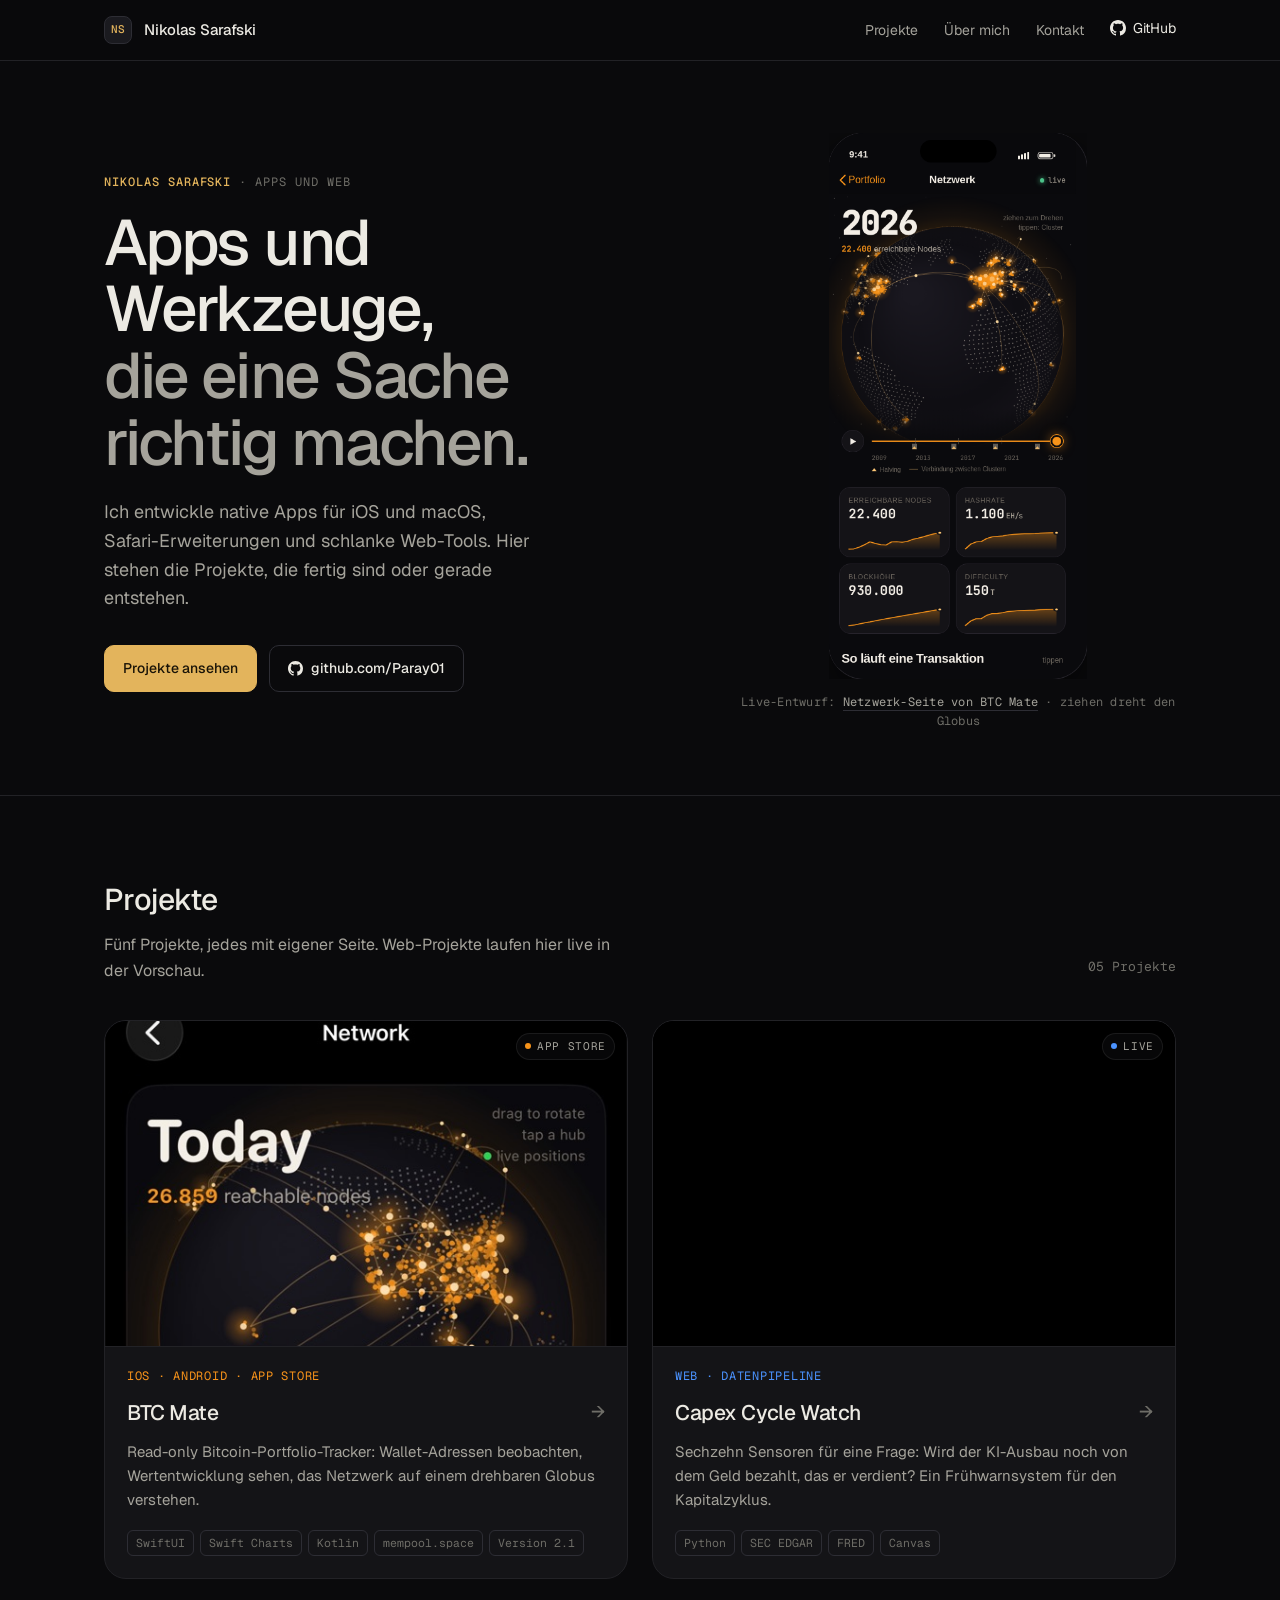
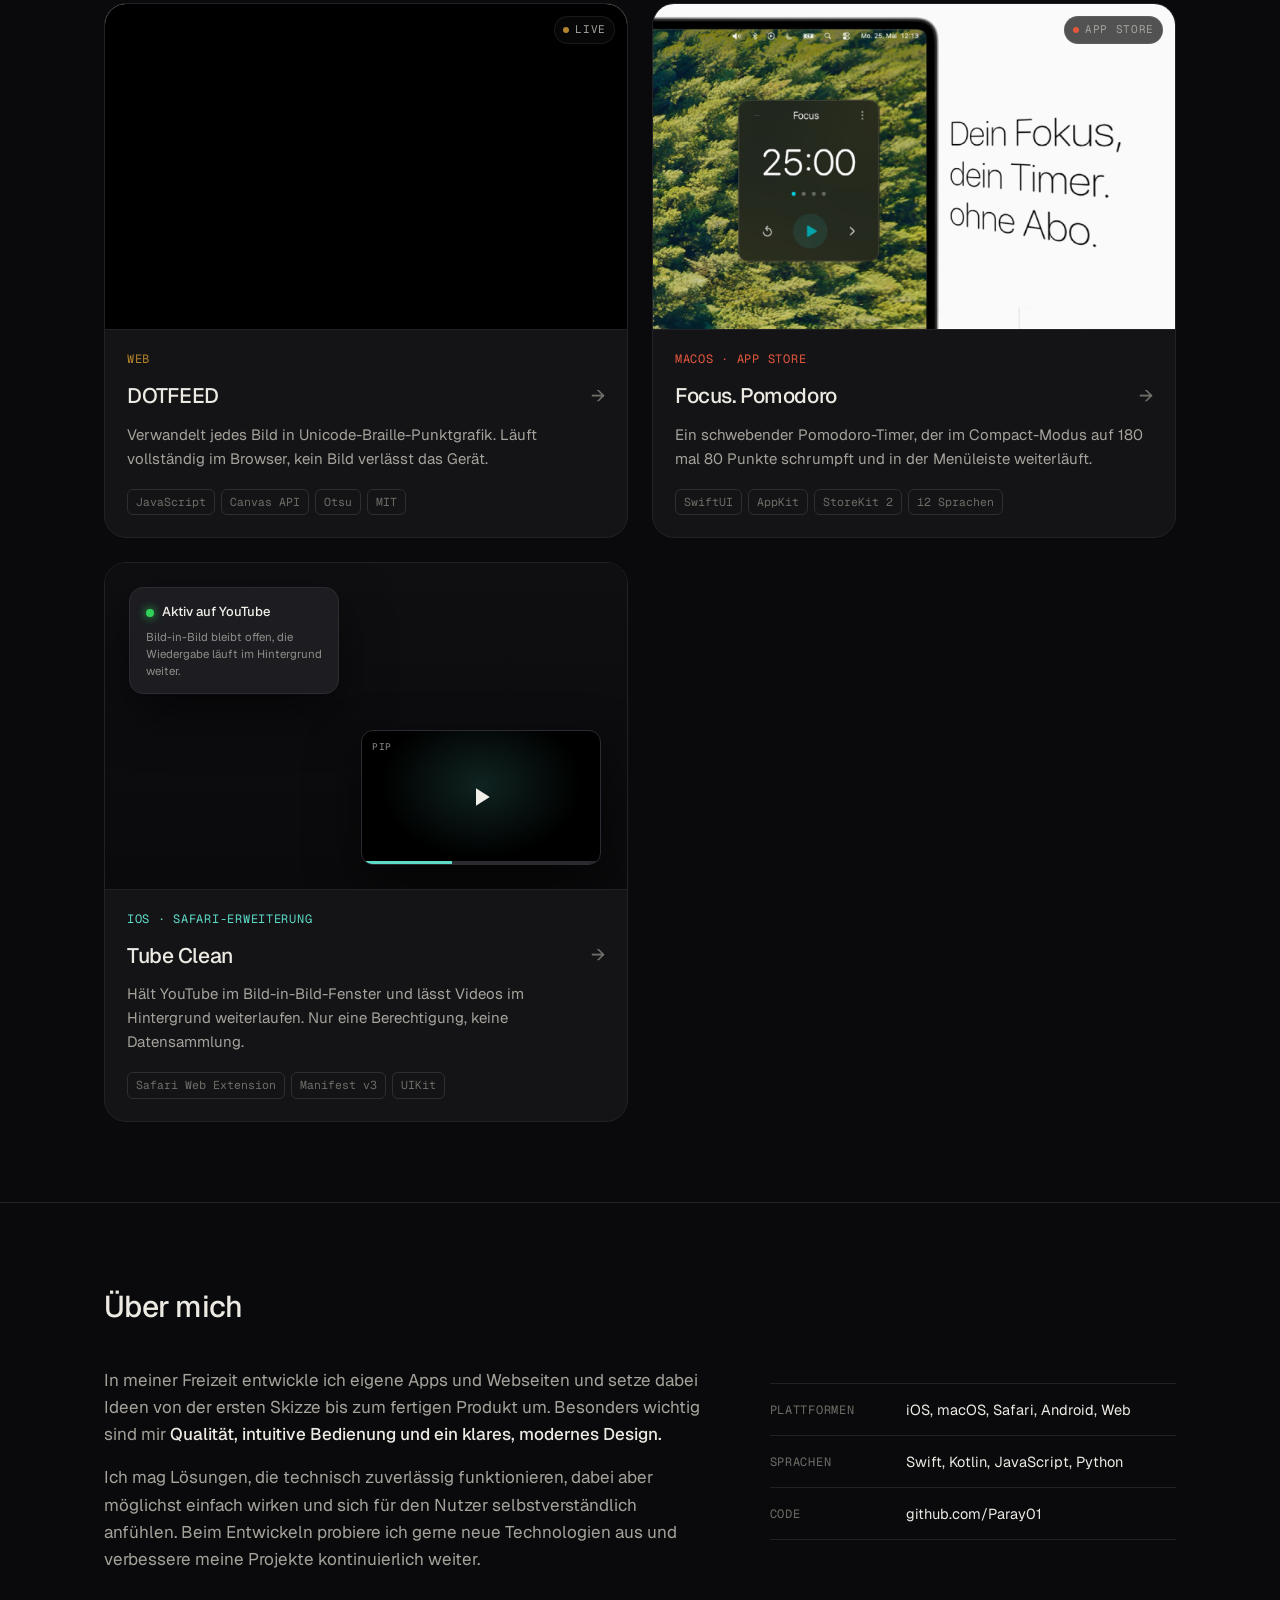
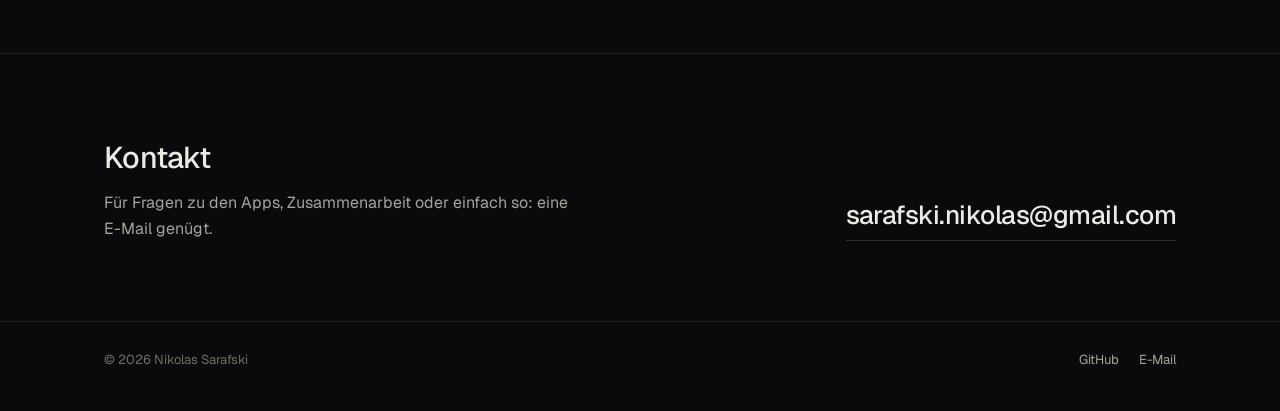
<file: index.html>
<!doctype html>
<html lang="de">
<head>
<meta charset="utf-8">
<meta name="viewport" content="width=device-width, initial-scale=1">
<title>Nikolas Sarafski</title>
<meta name="description" content="Nikolas Sarafski baut Apps und Werkzeuge für iOS, macOS, Safari und das Web: BTC Mate, Capex Cycle Watch, DOTFEED, Focus. Pomodoro, Tube Clean.">
<link rel="canonical" href="https://paray01.github.io/website/">
<meta property="og:title" content="Nikolas Sarafski">
<meta property="og:description" content="Apps und Werkzeuge für iOS, macOS, Safari und das Web.">
<meta property="og:image" content="https://paray01.github.io/website/assets/img/btc-mate-network.jpg">
<meta name="theme-color" content="#0A0A0C">
<link rel="icon" href="data:image/svg+xml,%3Csvg xmlns='http://www.w3.org/2000/svg' viewBox='0 0 32 32'%3E%3Crect width='32' height='32' rx='8' fill='%23141417'/%3E%3Ctext x='16' y='21' text-anchor='middle' font-family='Menlo,monospace' font-size='13' fill='%23E3B45C'%3ENS%3C/text%3E%3C/svg%3E">
<link rel="preconnect" href="https://fonts.googleapis.com">
<link rel="preconnect" href="https://fonts.gstatic.com" crossorigin>
<link rel="stylesheet" href="https://fonts.googleapis.com/css2?family=Geist:wght@400;500;600&family=Geist+Mono:wght@400;500&display=swap">
<link rel="stylesheet" href="assets/site.css">
</head>
<body>

<header class="topbar">
  <div class="wrap">
    <a class="brand" href="#top"><span class="mark">NS</span>Nikolas Sarafski</a>
    <ul class="nav">
      <li><a href="#projekte">Projekte</a></li>
      <li class="hide-s"><a href="#ueber">Über mich</a></li>
      <li><a href="#kontakt">Kontakt</a></li>
      <li><a class="gh" href="https://github.com/Paray01" target="_blank" rel="noopener">
        <svg viewBox="0 0 16 16" aria-hidden="true"><path d="M8 0C3.58 0 0 3.58 0 8c0 3.54 2.29 6.53 5.47 7.59.4.07.55-.17.55-.38 0-.19-.01-.82-.01-1.49-2.01.37-2.53-.49-2.69-.94-.09-.23-.48-.94-.82-1.13-.28-.15-.68-.52-.01-.53.63-.01 1.08.58 1.23.82.72 1.21 1.87.87 2.33.66.07-.52.28-.87.51-1.07-1.78-.2-3.64-.89-3.64-3.95 0-.87.31-1.59.82-2.15-.08-.2-.36-1.02.08-2.12 0 0 .67-.21 2.2.82.64-.18 1.32-.27 2-.27.68 0 1.36.09 2 .27 1.53-1.04 2.2-.82 2.2-.82.44 1.1.16 1.92.08 2.12.51.56.82 1.27.82 2.15 0 3.07-1.87 3.75-3.65 3.95.29.25.54.73.54 1.48 0 1.07-.01 1.93-.01 2.2 0 .21.15.46.55.38A8.01 8.01 0 0 0 16 8c0-4.42-3.58-8-8-8z"/></svg>
        GitHub</a></li>
    </ul>
  </div>
</header>

<section class="hero" id="top">
  <div class="wrap">
    <div>
      <p class="eyebrow"><b>Nikolas Sarafski</b> · Apps und Web</p>
      <h1>Apps und Werkzeuge, <em>die eine Sache richtig machen.</em></h1>
      <p class="lede">Ich entwickle native Apps für iOS und macOS, Safari-Erweiterungen und schlanke Web-Tools. Hier stehen die Projekte, die fertig sind oder gerade entstehen.</p>
      <div class="actions">
        <a class="btn primary" href="#projekte">Projekte ansehen</a>
        <a class="btn" href="https://github.com/Paray01" target="_blank" rel="noopener">
          <svg viewBox="0 0 16 16" aria-hidden="true"><path d="M8 0C3.58 0 0 3.58 0 8c0 3.54 2.29 6.53 5.47 7.59.4.07.55-.17.55-.38 0-.19-.01-.82-.01-1.49-2.01.37-2.53-.49-2.69-.94-.09-.23-.48-.94-.82-1.13-.28-.15-.68-.52-.01-.53.63-.01 1.08.58 1.23.82.72 1.21 1.87.87 2.33.66.07-.52.28-.87.51-1.07-1.78-.2-3.64-.89-3.64-3.95 0-.87.31-1.59.82-2.15-.08-.2-.36-1.02.08-2.12 0 0 .67-.21 2.2.82.64-.18 1.32-.27 2-.27.68 0 1.36.09 2 .27 1.53-1.04 2.2-.82 2.2-.82.44 1.1.16 1.92.08 2.12.51.56.82 1.27.82 2.15 0 3.07-1.87 3.75-3.65 3.95.29.25.54.73.54 1.48 0 1.07-.01 1.93-.01 2.2 0 .21.15.46.55.38A8.01 8.01 0 0 0 16 8c0-4.42-3.58-8-8-8z"/></svg>
          github.com/Paray01</a>
      </div>
    </div>
    <div class="hero-side">
      <div class="phone-box" data-fit="contain" data-w="411" data-h="870">
        <div class="fit-target phone-shell">
          <div class="island"></div>
          <iframe src="demos/btc-mate-netzwerk.html" title="BTC Mate Netzwerk, interaktiver Entwurf" loading="eager"></iframe>
        </div>
      </div>
      <p class="caption">Live-Entwurf: <a href="projekte/btc-mate.html">Netzwerk-Seite von BTC Mate</a> · ziehen dreht den Globus</p>
    </div>
  </div>
</section>

<section class="section" id="projekte">
  <div class="wrap">
    <div class="section-head">
      <div>
        <h2>Projekte</h2>
        <p>Fünf Projekte, jedes mit eigener Seite. Web-Projekte laufen hier live in der Vorschau.</p>
      </div>
      <span class="count">05 Projekte</span>
    </div>

    <div class="projects">

      <a class="project" href="projekte/btc-mate.html" style="--p-accent:var(--btc);--p-bg:#0A0A0D">
        <div class="preview" style="--pos:50% 12%">
          <img src="assets/img/btc-mate-network.jpg" alt="BTC Mate, Netzwerk-Seite mit Globus des Bitcoin-Netzwerks" loading="lazy">
          <span class="live"><i></i>App Store</span>
        </div>
        <div class="body">
          <span class="kicker">iOS · Android · App Store</span>
          <h3>BTC Mate <span class="arrow">→</span></h3>
          <p>Read-only Bitcoin-Portfolio-Tracker: Wallet-Adressen beobachten, Wertentwicklung sehen, das Netzwerk auf einem drehbaren Globus verstehen.</p>
          <div class="tags"><span class="tag">SwiftUI</span><span class="tag">Swift Charts</span><span class="tag">Kotlin</span><span class="tag">mempool.space</span><span class="tag">Version 2.1</span></div>
        </div>
      </a>

      <a class="project" href="projekte/capex-watch.html" style="--p-accent:var(--capex);--p-bg:#000">
        <div class="preview" data-fit="cover" data-w="1280" data-h="800">
          <iframe src="https://paray01.github.io/capex-watch/" title="Capex Cycle Watch, Live-Vorschau" loading="lazy" tabindex="-1"></iframe>
          <span class="live"><i></i>Live</span>
        </div>
        <div class="body">
          <span class="kicker">Web · Datenpipeline</span>
          <h3>Capex Cycle Watch <span class="arrow">→</span></h3>
          <p>Sechzehn Sensoren für eine Frage: Wird der KI-Ausbau noch von dem Geld bezahlt, das er verdient? Ein Frühwarnsystem für den Kapitalzyklus.</p>
          <div class="tags"><span class="tag">Python</span><span class="tag">SEC EDGAR</span><span class="tag">FRED</span><span class="tag">Canvas</span></div>
        </div>
      </a>

      <a class="project" href="projekte/dotfeed.html" style="--p-accent:var(--dot-brass);--p-bg:#E4DFCE">
        <div class="preview" data-fit="cover" data-w="1280" data-h="800">
          <iframe src="https://paray01.github.io/dotfeed/" title="DOTFEED, Live-Vorschau" loading="lazy" tabindex="-1"></iframe>
          <span class="live"><i></i>Live</span>
        </div>
        <div class="body">
          <span class="kicker">Web</span>
          <h3>DOTFEED <span class="arrow">→</span></h3>
          <p>Verwandelt jedes Bild in Unicode-Braille-Punktgrafik. Läuft vollständig im Browser, kein Bild verlässt das Gerät.</p>
          <div class="tags"><span class="tag">JavaScript</span><span class="tag">Canvas API</span><span class="tag">Otsu</span><span class="tag">MIT</span></div>
        </div>
      </a>

      <a class="project" href="projekte/focus-pomodoro.html" style="--p-accent:var(--focus)">
        <div class="preview" style="--pos:0% 50%">
          <img src="assets/img/focus-pomodoro-shot-1.jpg" alt="Focus. Pomodoro im Compact-Modus auf einem Mac-Schreibtisch" loading="lazy">
          <span class="live"><i></i>App Store</span>
        </div>
        <div class="body">
          <span class="kicker">macOS · App Store</span>
          <h3>Focus. Pomodoro <span class="arrow">→</span></h3>
          <p>Ein schwebender Pomodoro-Timer, der im Compact-Modus auf 180 mal 80 Punkte schrumpft und in der Menüleiste weiterläuft.</p>
          <div class="tags"><span class="tag">SwiftUI</span><span class="tag">AppKit</span><span class="tag">StoreKit 2</span><span class="tag">12 Sprachen</span></div>
        </div>
      </a>

      <a class="project" href="projekte/tube-clean.html" style="--p-accent:var(--tube)">
        <div class="preview">
          <div class="mock mock-tube" aria-hidden="true">
            <div class="pop">
              <div class="st"><i></i>Aktiv auf YouTube</div>
              <p>Bild-in-Bild bleibt offen, die Wiedergabe läuft im Hintergrund weiter.</p>
            </div>
            <div class="pip">
              <span class="lbl">PIP</span>
              <svg viewBox="0 0 24 24"><path d="M8 5v14l11-7z"/></svg>
              <div class="bar"><i></i></div>
            </div>
          </div>
        </div>
        <div class="body">
          <span class="kicker">iOS · Safari-Erweiterung</span>
          <h3>Tube Clean <span class="arrow">→</span></h3>
          <p>Hält YouTube im Bild-in-Bild-Fenster und lässt Videos im Hintergrund weiterlaufen. Nur eine Berechtigung, keine Datensammlung.</p>
          <div class="tags"><span class="tag">Safari Web Extension</span><span class="tag">Manifest v3</span><span class="tag">UIKit</span></div>
        </div>
      </a>

    </div>
  </div>
</section>

<section class="section" id="ueber">
  <div class="wrap">
    <div class="section-head">
      <div><h2>Über mich</h2></div>
    </div>
    <div class="about">
      <div class="text">
        <p>In meiner Freizeit entwickle ich eigene Apps und Webseiten und setze dabei Ideen von der ersten Skizze bis zum fertigen Produkt um. Besonders wichtig sind mir <strong>Qualität, intuitive Bedienung und ein klares, modernes Design.</strong></p>
        <p>Ich mag Lösungen, die technisch zuverlässig funktionieren, dabei aber möglichst einfach wirken und sich für den Nutzer selbstverständlich anfühlen. Beim Entwickeln probiere ich gerne neue Technologien aus und verbessere meine Projekte kontinuierlich weiter.</p>
      </div>
      <dl class="facts">
        <div><dt>Plattformen</dt><dd>iOS, macOS, Safari, Android, Web</dd></div>
        <div><dt>Sprachen</dt><dd>Swift, Kotlin, JavaScript, Python</dd></div>
        <div><dt>Code</dt><dd><a href="https://github.com/Paray01" target="_blank" rel="noopener">github.com/Paray01</a></dd></div>
      </dl>
    </div>
  </div>
</section>

<section class="section" id="kontakt">
  <div class="wrap">
    <div class="contact">
      <div>
        <h2>Kontakt</h2>
        <p>Für Fragen zu den Apps, Zusammenarbeit oder einfach so: eine E-Mail genügt.</p>
      </div>
      <a class="mail" href="mailto:sarafski.nikolas@gmail.com">sarafski.nikolas@gmail.com</a>
    </div>
  </div>
</section>

<footer class="footer">
  <div class="wrap">
    <span>© 2026 Nikolas Sarafski</span>
    <nav>
      <a href="https://github.com/Paray01" target="_blank" rel="noopener">GitHub</a>
      <a href="mailto:sarafski.nikolas@gmail.com">E-Mail</a>
    </nav>
  </div>
</footer>

<script src="assets/site.js"></script>
</body>
</html>
</file>
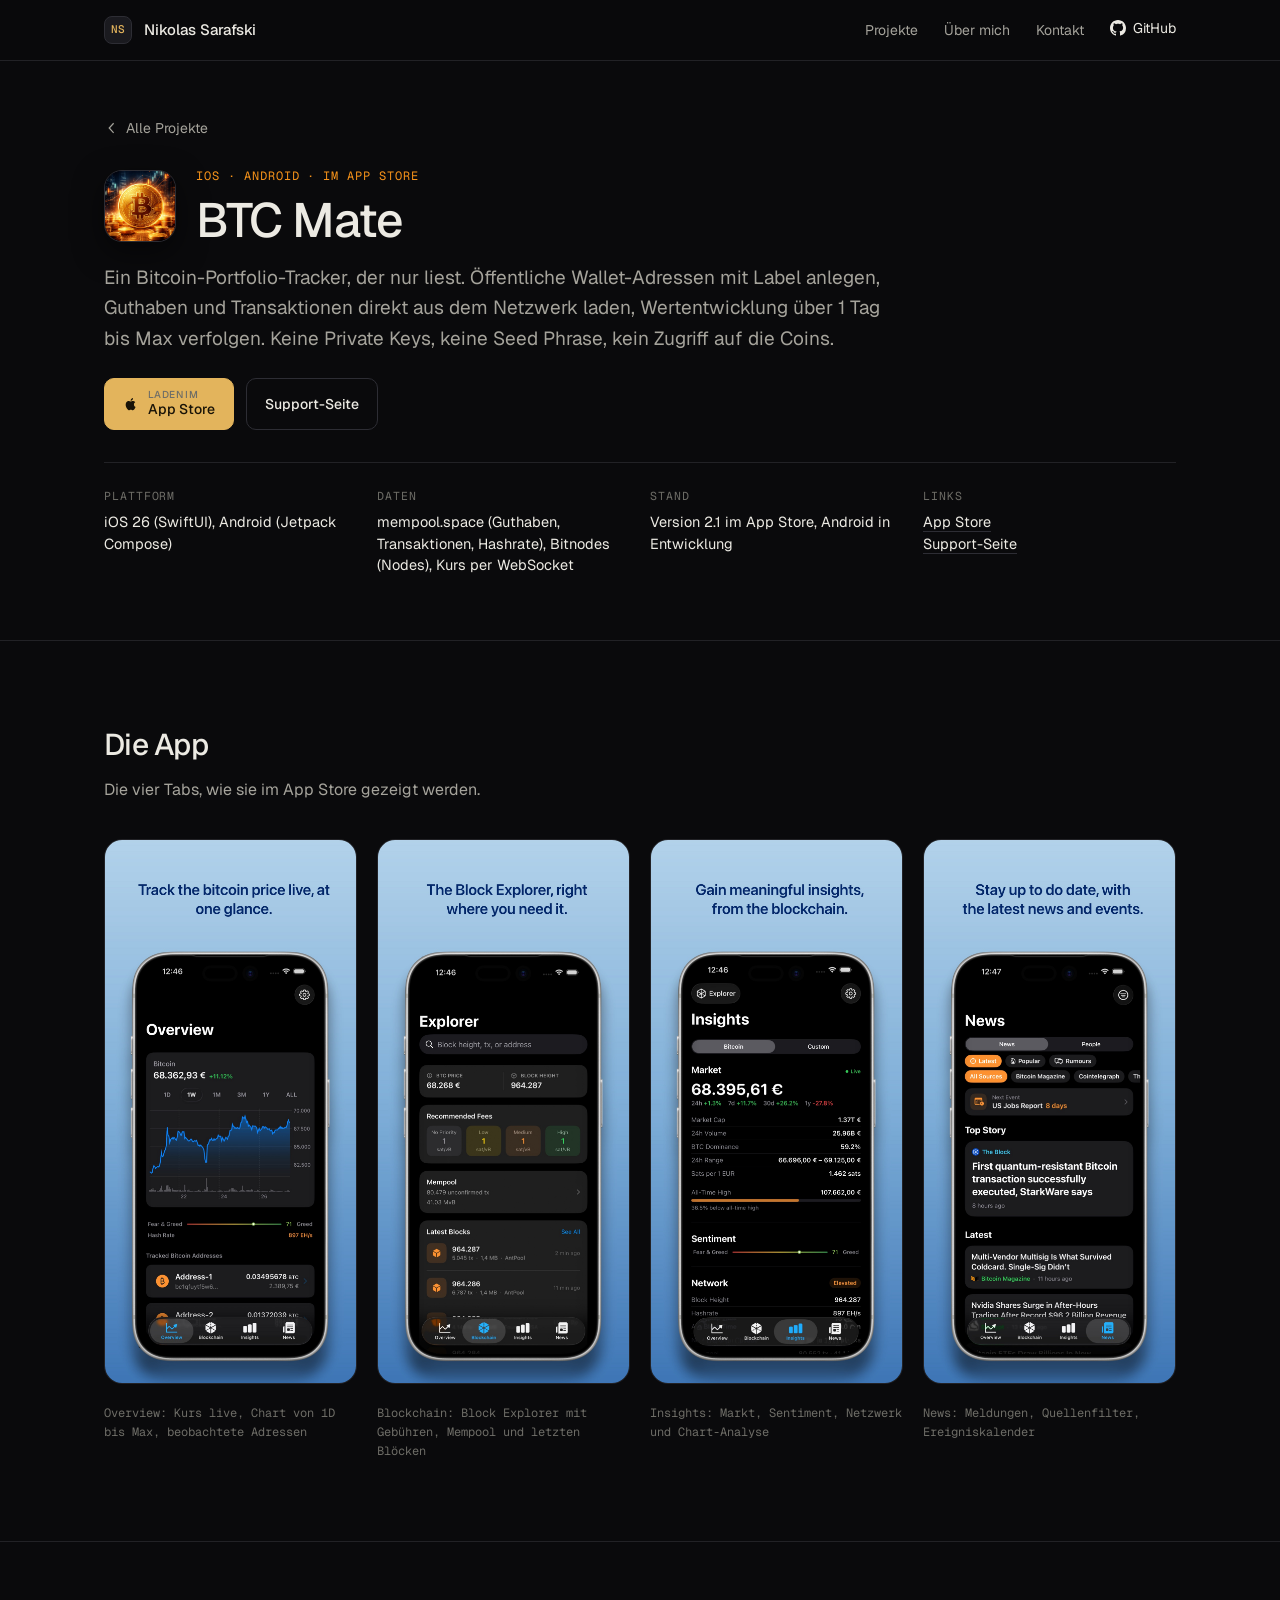
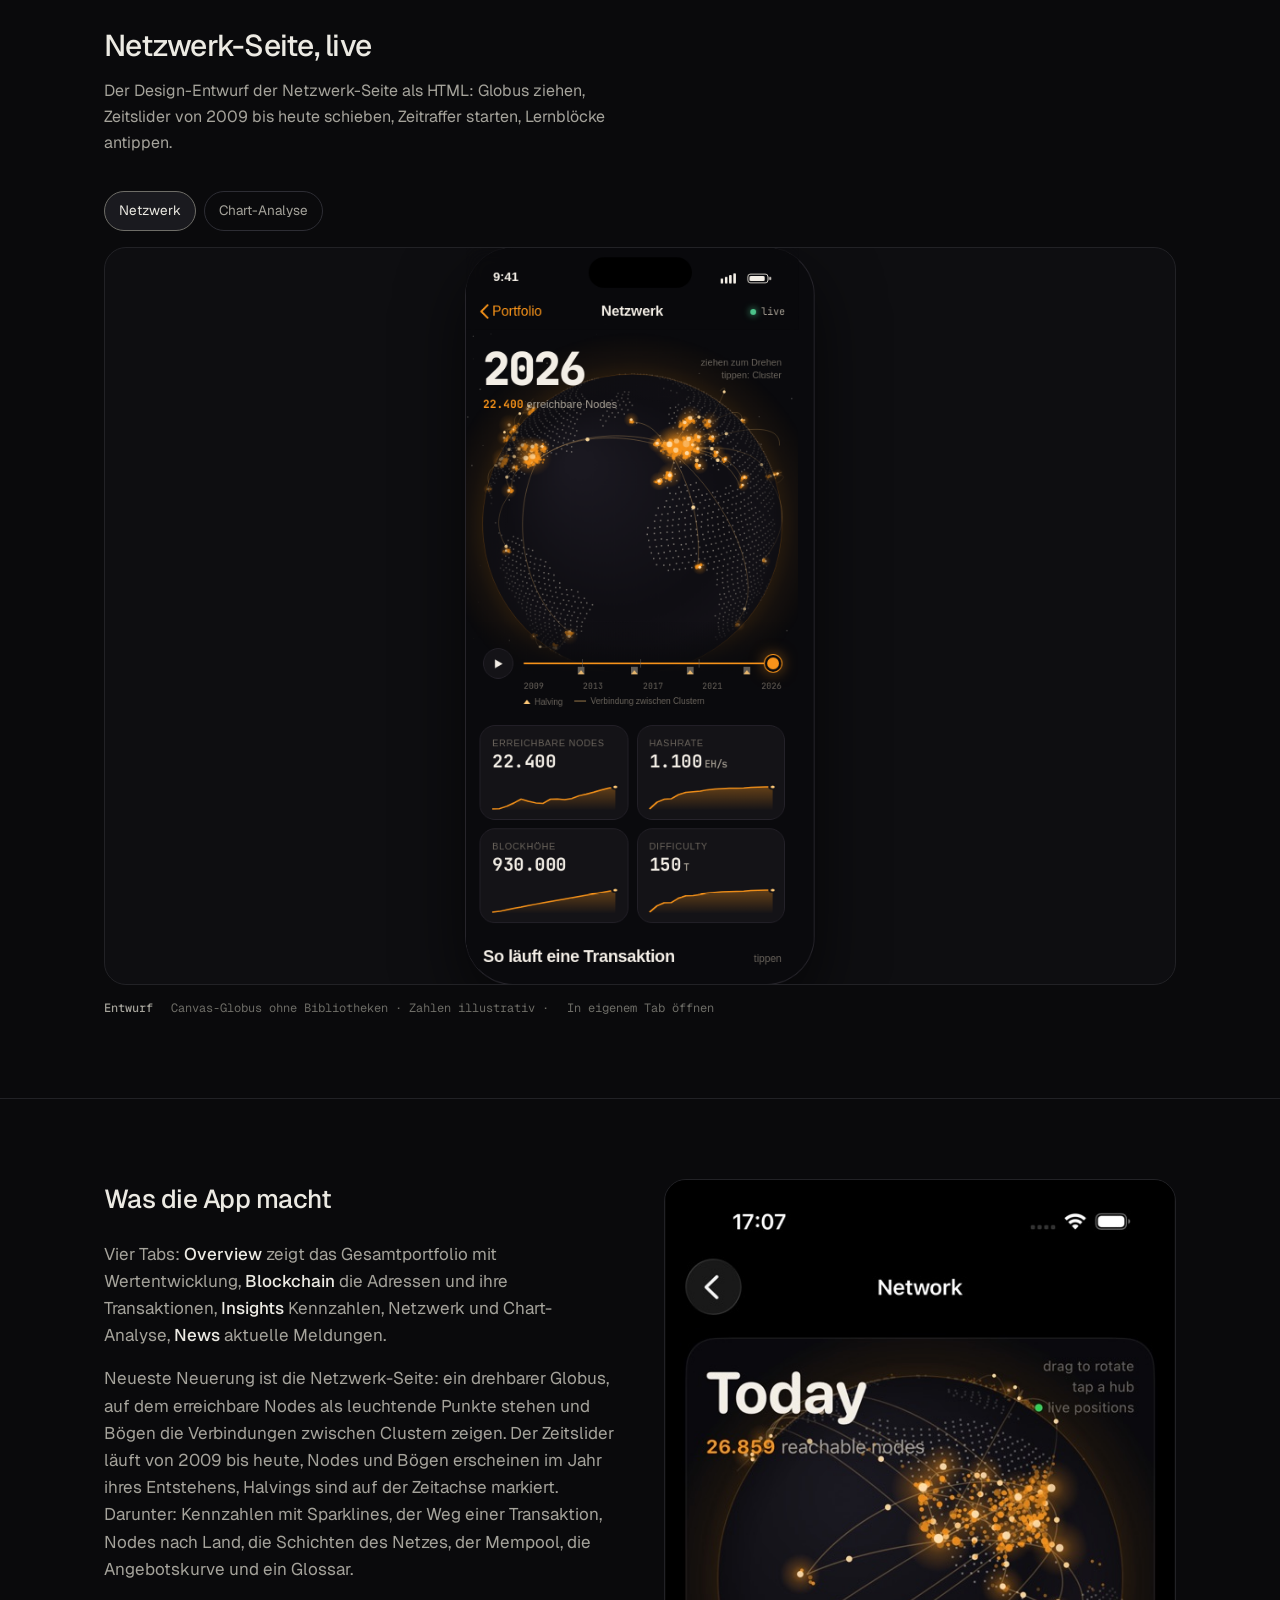
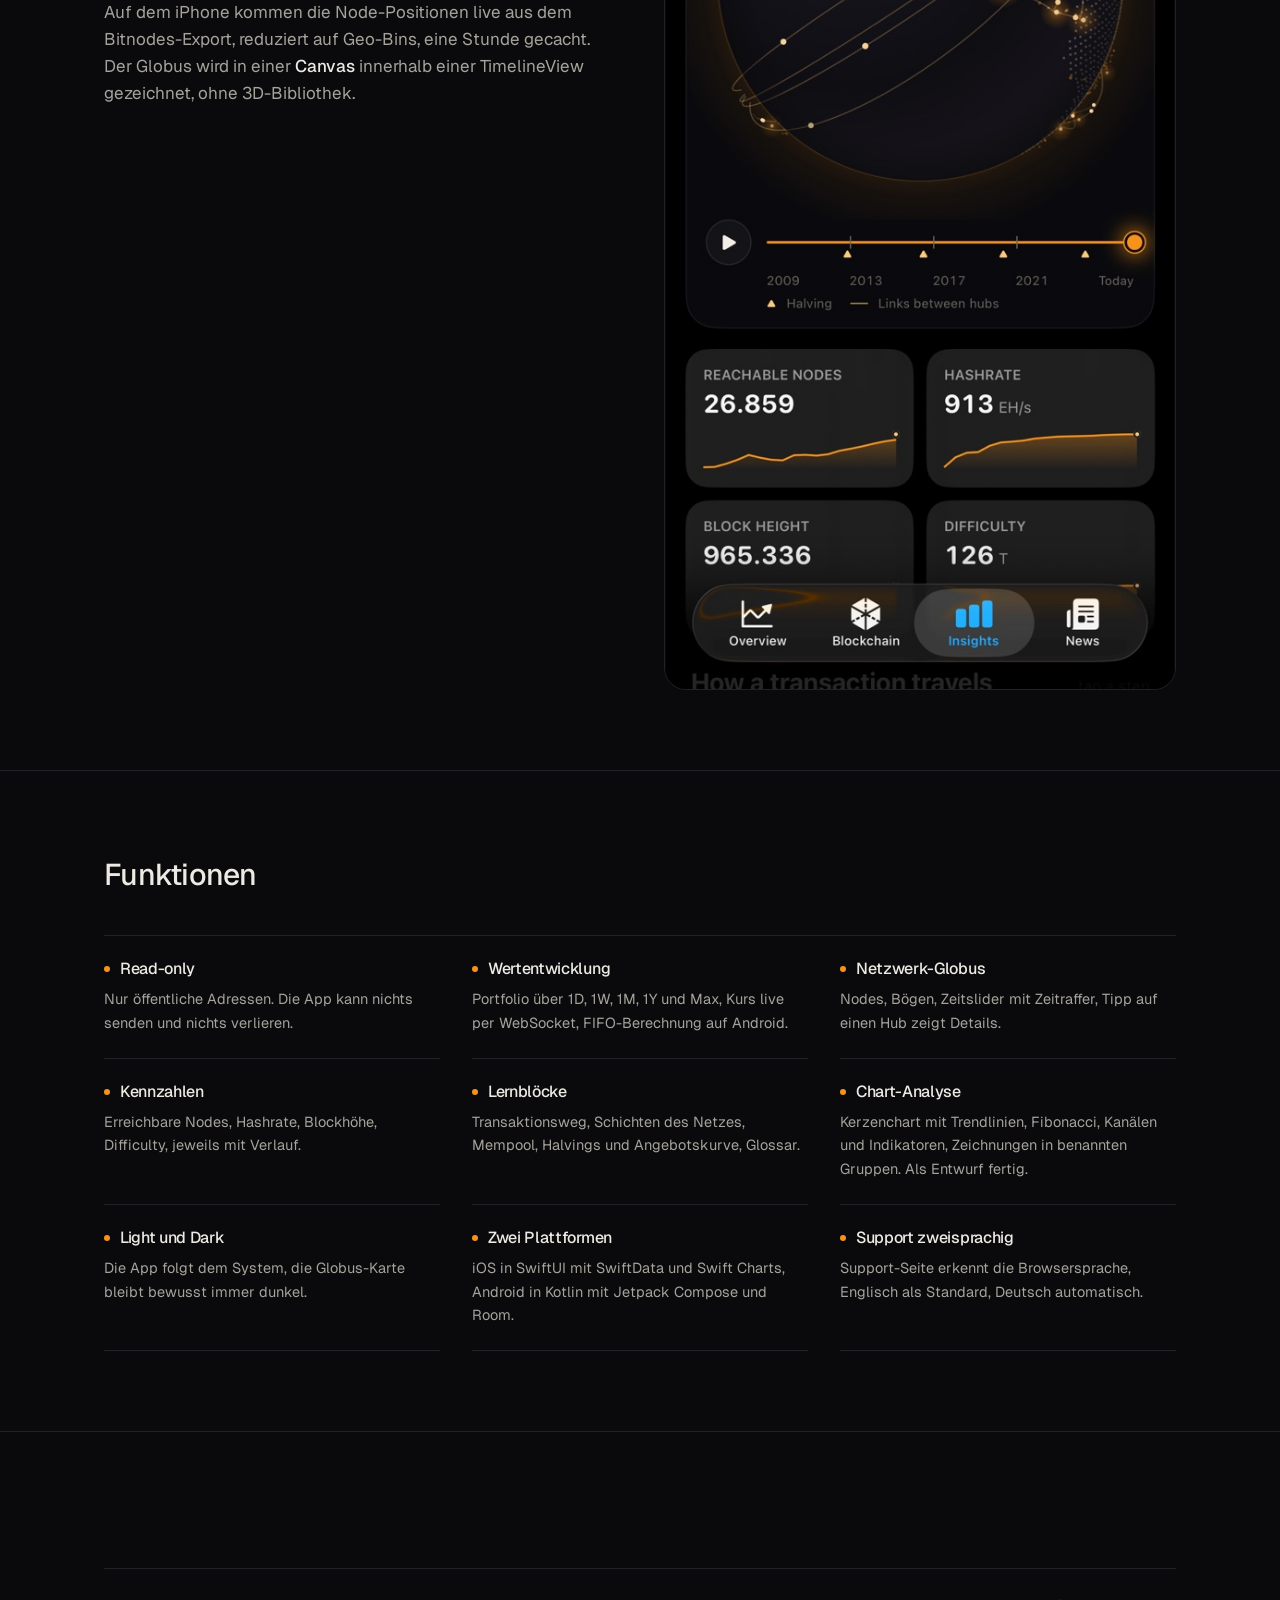
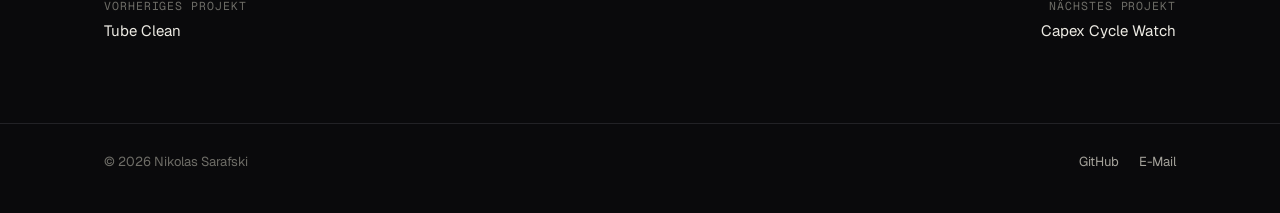
<file: projekte/btc-mate.html>
<!doctype html>
<html lang="de">
<head>
<meta charset="utf-8">
<meta name="viewport" content="width=device-width, initial-scale=1">
<title>BTC Mate</title>
<meta name="description" content="BTC Mate: Read-only Bitcoin-Portfolio-Tracker für iOS und Android mit interaktivem Netzwerk-Globus, Kennzahlen und Chart-Analyse.">
<meta name="theme-color" content="#0A0A0C">
<link rel="icon" href="../assets/img/btc-mate-icon.png">
<link rel="preconnect" href="https://fonts.googleapis.com">
<link rel="preconnect" href="https://fonts.gstatic.com" crossorigin>
<link rel="stylesheet" href="https://fonts.googleapis.com/css2?family=Geist:wght@400;500;600&family=Geist+Mono:wght@400;500&display=swap">
<link rel="stylesheet" href="../assets/site.css">
<style>:root{--p-accent:var(--btc)}</style>
</head>
<body>

<header class="topbar">
  <div class="wrap">
    <a class="brand" href="../index.html"><span class="mark">NS</span>Nikolas Sarafski</a>
    <ul class="nav">
      <li><a href="../index.html#projekte">Projekte</a></li>
      <li class="hide-s"><a href="../index.html#ueber">Über mich</a></li>
      <li><a href="../index.html#kontakt">Kontakt</a></li>
      <li><a class="gh" href="https://github.com/Paray01" target="_blank" rel="noopener"><svg viewBox="0 0 16 16" aria-hidden="true"><path d="M8 0C3.58 0 0 3.58 0 8c0 3.54 2.29 6.53 5.47 7.59.4.07.55-.17.55-.38 0-.19-.01-.82-.01-1.49-2.01.37-2.53-.49-2.69-.94-.09-.23-.48-.94-.82-1.13-.28-.15-.68-.52-.01-.53.63-.01 1.08.58 1.23.82.72 1.21 1.87.87 2.33.66.07-.52.28-.87.51-1.07-1.78-.2-3.64-.89-3.64-3.95 0-.87.31-1.59.82-2.15-.08-.2-.36-1.02.08-2.12 0 0 .67-.21 2.2.82.64-.18 1.32-.27 2-.27.68 0 1.36.09 2 .27 1.53-1.04 2.2-.82 2.2-.82.44 1.1.16 1.92.08 2.12.51.56.82 1.27.82 2.15 0 3.07-1.87 3.75-3.65 3.95.29.25.54.73.54 1.48 0 1.07-.01 1.93-.01 2.2 0 .21.15.46.55.38A8.01 8.01 0 0 0 16 8c0-4.42-3.58-8-8-8z"/></svg>GitHub</a></li>
    </ul>
  </div>
</header>

<section class="p-hero">
  <div class="wrap">
    <a class="crumb" href="../index.html#projekte"><svg viewBox="0 0 16 16" aria-hidden="true"><path d="M10.5 2 5 8l5.5 6 1-1L7 8l4.5-5z"/></svg>Alle Projekte</a>
    <div class="p-title">
      <div class="icon"><img src="../assets/img/btc-mate-icon.png" alt=""></div>
      <div>
        <div class="kicker">iOS · Android · im App Store</div>
        <h1>BTC Mate</h1>
      </div>
    </div>
    <p class="p-lede">Ein Bitcoin-Portfolio-Tracker, der nur liest. Öffentliche Wallet-Adressen mit Label anlegen, Guthaben und Transaktionen direkt aus dem Netzwerk laden, Wertentwicklung über 1 Tag bis Max verfolgen. Keine Private Keys, keine Seed Phrase, kein Zugriff auf die Coins.</p>
    <div class="p-actions">
      <a class="btn primary store" href="https://apps.apple.com/de/app/btc-mate/id6757913661" target="_blank" rel="noopener"><svg viewBox="0 0 24 24" aria-hidden="true"><path d="M16.37 12.7c0-2.3 1.88-3.4 1.96-3.45-1.07-1.56-2.73-1.78-3.32-1.8-1.41-.15-2.76.83-3.48.83-.72 0-1.83-.81-3-.79-1.55.02-2.97.9-3.77 2.28-1.6 2.78-.41 6.9 1.15 9.16.77 1.1 1.68 2.35 2.87 2.3 1.15-.05 1.59-.75 2.98-.75s1.79.75 3 .73c1.24-.02 2.03-1.13 2.79-2.24.88-1.28 1.24-2.53 1.26-2.6-.03-.01-2.42-.93-2.44-3.67zM14.1 5.95c.63-.77 1.06-1.84.94-2.9-.91.04-2.02.61-2.67 1.37-.58.68-1.1 1.77-.96 2.81 1.02.08 2.05-.52 2.69-1.28z"/></svg><span><small>Laden im</small>App Store</span></a>
      <a class="btn" href="https://paray01.github.io/btc-mate-support/" target="_blank" rel="noopener">Support-Seite</a>
    </div>
    <dl class="meta">
      <div><dt>Plattform</dt><dd>iOS 26 (SwiftUI), Android (Jetpack Compose)</dd></div>
      <div><dt>Daten</dt><dd>mempool.space (Guthaben, Transaktionen, Hashrate), Bitnodes (Nodes), Kurs per WebSocket</dd></div>
      <div><dt>Stand</dt><dd>Version 2.1 im App Store, Android in Entwicklung</dd></div>
      <div><dt>Links</dt><dd><a href="https://apps.apple.com/de/app/btc-mate/id6757913661" target="_blank" rel="noopener">App Store</a><br><a href="https://paray01.github.io/btc-mate-support/" target="_blank" rel="noopener">Support-Seite</a></dd></div>
    </dl>
  </div>
</section>

<section class="section">
  <div class="wrap">
    <div class="section-head">
      <div>
        <h2>Die App</h2>
        <p>Die vier Tabs, wie sie im App Store gezeigt werden.</p>
      </div>
    </div>
    <div class="gallery">
      <figure><img src="../assets/img/btc-mate-shot-1.jpg" alt="Overview: Bitcoin-Kurs mit Wochenchart, Fear-and-Greed-Index, beobachtete Adressen" loading="lazy"><figcaption>Overview: Kurs live, Chart von 1D bis Max, beobachtete Adressen</figcaption></figure>
      <figure><img src="../assets/img/btc-mate-shot-2.jpg" alt="Explorer: Suche nach Blockhöhe, Transaktion oder Adresse, empfohlene Gebühren, Mempool, letzte Blöcke" loading="lazy"><figcaption>Blockchain: Block Explorer mit Gebühren, Mempool und letzten Blöcken</figcaption></figure>
      <figure><img src="../assets/img/btc-mate-shot-3.jpg" alt="Insights: Marktkennzahlen, Abstand zum Allzeithoch, Sentiment, Netzwerk" loading="lazy"><figcaption>Insights: Markt, Sentiment, Netzwerk und Chart-Analyse</figcaption></figure>
      <figure><img src="../assets/img/btc-mate-shot-4.jpg" alt="News: Meldungen nach Quelle gefiltert, nächstes Ereignis, Top Story" loading="lazy"><figcaption>News: Meldungen, Quellenfilter, Ereigniskalender</figcaption></figure>
    </div>
  </div>
</section>

<section class="section">
  <div class="wrap">
    <div class="section-head">
      <div>
        <h2>Netzwerk-Seite, live</h2>
        <p>Der Design-Entwurf der Netzwerk-Seite als HTML: Globus ziehen, Zeitslider von 2009 bis heute schieben, Zeitraffer starten, Lernblöcke antippen.</p>
      </div>
    </div>
    <div class="tabs" role="tablist">
      <button role="tab" aria-selected="true" data-tab="netz">Netzwerk</button>
      <button role="tab" aria-selected="false" data-tab="chart">Chart-Analyse</button>
    </div>
    <div data-panel="netz">
      <div class="stage interactive" data-fit="contain" data-w="411" data-h="870">
        <div class="fit-target phone-shell">
          <div class="island"></div>
          <iframe src="../demos/btc-mate-netzwerk.html" title="BTC Mate Netzwerk, interaktiver Entwurf"></iframe>
        </div>
      </div>
      <p class="stage-note"><b>Entwurf</b> Canvas-Globus ohne Bibliotheken · Zahlen illustrativ · <a href="../demos/btc-mate-netzwerk.html" target="_blank" rel="noopener">In eigenem Tab öffnen</a></p>
    </div>
    <div data-panel="chart" hidden>
      <div class="stage interactive" data-fit="contain" data-w="411" data-h="870">
        <div class="fit-target phone-shell">
          <div class="island"></div>
          <iframe data-src="../demos/btc-mate-chart.html" title="BTC Mate Chart-Analyse, interaktiver Entwurf"></iframe>
        </div>
      </div>
      <p class="stage-note"><b>Entwurf</b> Kerzenchart mit Zeichenwerkzeugen · Kursdaten synthetisch · <a href="../demos/btc-mate-chart.html" target="_blank" rel="noopener">In eigenem Tab öffnen</a></p>
    </div>
  </div>
</section>

<section class="section">
  <div class="wrap">
    <div class="two">
      <div class="prose">
        <h2>Was die App macht</h2>
        <p>Vier Tabs: <strong>Overview</strong> zeigt das Gesamtportfolio mit Wertentwicklung, <strong>Blockchain</strong> die Adressen und ihre Transaktionen, <strong>Insights</strong> Kennzahlen, Netzwerk und Chart-Analyse, <strong>News</strong> aktuelle Meldungen.</p>
        <p>Neueste Neuerung ist die Netzwerk-Seite: ein drehbarer Globus, auf dem erreichbare Nodes als leuchtende Punkte stehen und Bögen die Verbindungen zwischen Clustern zeigen. Der Zeitslider läuft von 2009 bis heute, Nodes und Bögen erscheinen im Jahr ihres Entstehens, Halvings sind auf der Zeitachse markiert. Darunter: Kennzahlen mit Sparklines, der Weg einer Transaktion, Nodes nach Land, die Schichten des Netzes, der Mempool, die Angebotskurve und ein Glossar.</p>
        <p>Auf dem iPhone kommen die Node-Positionen live aus dem Bitnodes-Export, reduziert auf Geo-Bins, eine Stunde gecacht. Der Globus wird in einer <strong>Canvas</strong> innerhalb einer TimelineView gezeichnet, ohne 3D-Bibliothek.</p>
      </div>
      <figure class="shot">
        <img src="../assets/img/btc-mate-network.jpg" alt="Screenshot der Netzwerk-Seite in BTC Mate auf dem iPhone: Globus mit Nodes, Zeitslider, vier Kennzahl-Kacheln mit Sparklines" loading="lazy">
      </figure>
    </div>
  </div>
</section>

<section class="section">
  <div class="wrap">
    <div class="section-head"><div><h2>Funktionen</h2></div></div>
    <div class="features">
      <div><h4>Read-only</h4><p>Nur öffentliche Adressen. Die App kann nichts senden und nichts verlieren.</p></div>
      <div><h4>Wertentwicklung</h4><p>Portfolio über 1D, 1W, 1M, 1Y und Max, Kurs live per WebSocket, FIFO-Berechnung auf Android.</p></div>
      <div><h4>Netzwerk-Globus</h4><p>Nodes, Bögen, Zeitslider mit Zeitraffer, Tipp auf einen Hub zeigt Details.</p></div>
      <div><h4>Kennzahlen</h4><p>Erreichbare Nodes, Hashrate, Blockhöhe, Difficulty, jeweils mit Verlauf.</p></div>
      <div><h4>Lernblöcke</h4><p>Transaktionsweg, Schichten des Netzes, Mempool, Halvings und Angebotskurve, Glossar.</p></div>
      <div><h4>Chart-Analyse</h4><p>Kerzenchart mit Trendlinien, Fibonacci, Kanälen und Indikatoren, Zeichnungen in benannten Gruppen. Als Entwurf fertig.</p></div>
      <div><h4>Light und Dark</h4><p>Die App folgt dem System, die Globus-Karte bleibt bewusst immer dunkel.</p></div>
      <div><h4>Zwei Plattformen</h4><p>iOS in SwiftUI mit SwiftData und Swift Charts, Android in Kotlin mit Jetpack Compose und Room.</p></div>
      <div><h4>Support zweisprachig</h4><p>Support-Seite erkennt die Browsersprache, Englisch als Standard, Deutsch automatisch.</p></div>
    </div>
  </div>
</section>

<section class="section">
  <div class="wrap">
    <div class="next">
      <a href="tube-clean.html"><span>Vorheriges Projekt</span>Tube Clean</a>
      <a class="r" href="capex-watch.html"><span>Nächstes Projekt</span>Capex Cycle Watch</a>
    </div>
  </div>
</section>

<footer class="footer">
  <div class="wrap">
    <span>© 2026 Nikolas Sarafski</span>
    <nav>
      <a href="https://github.com/Paray01" target="_blank" rel="noopener">GitHub</a>
      <a href="mailto:sarafski.nikolas@gmail.com">E-Mail</a>
    </nav>
  </div>
</footer>

<script src="../assets/site.js"></script>
</body>
</html>
</file>
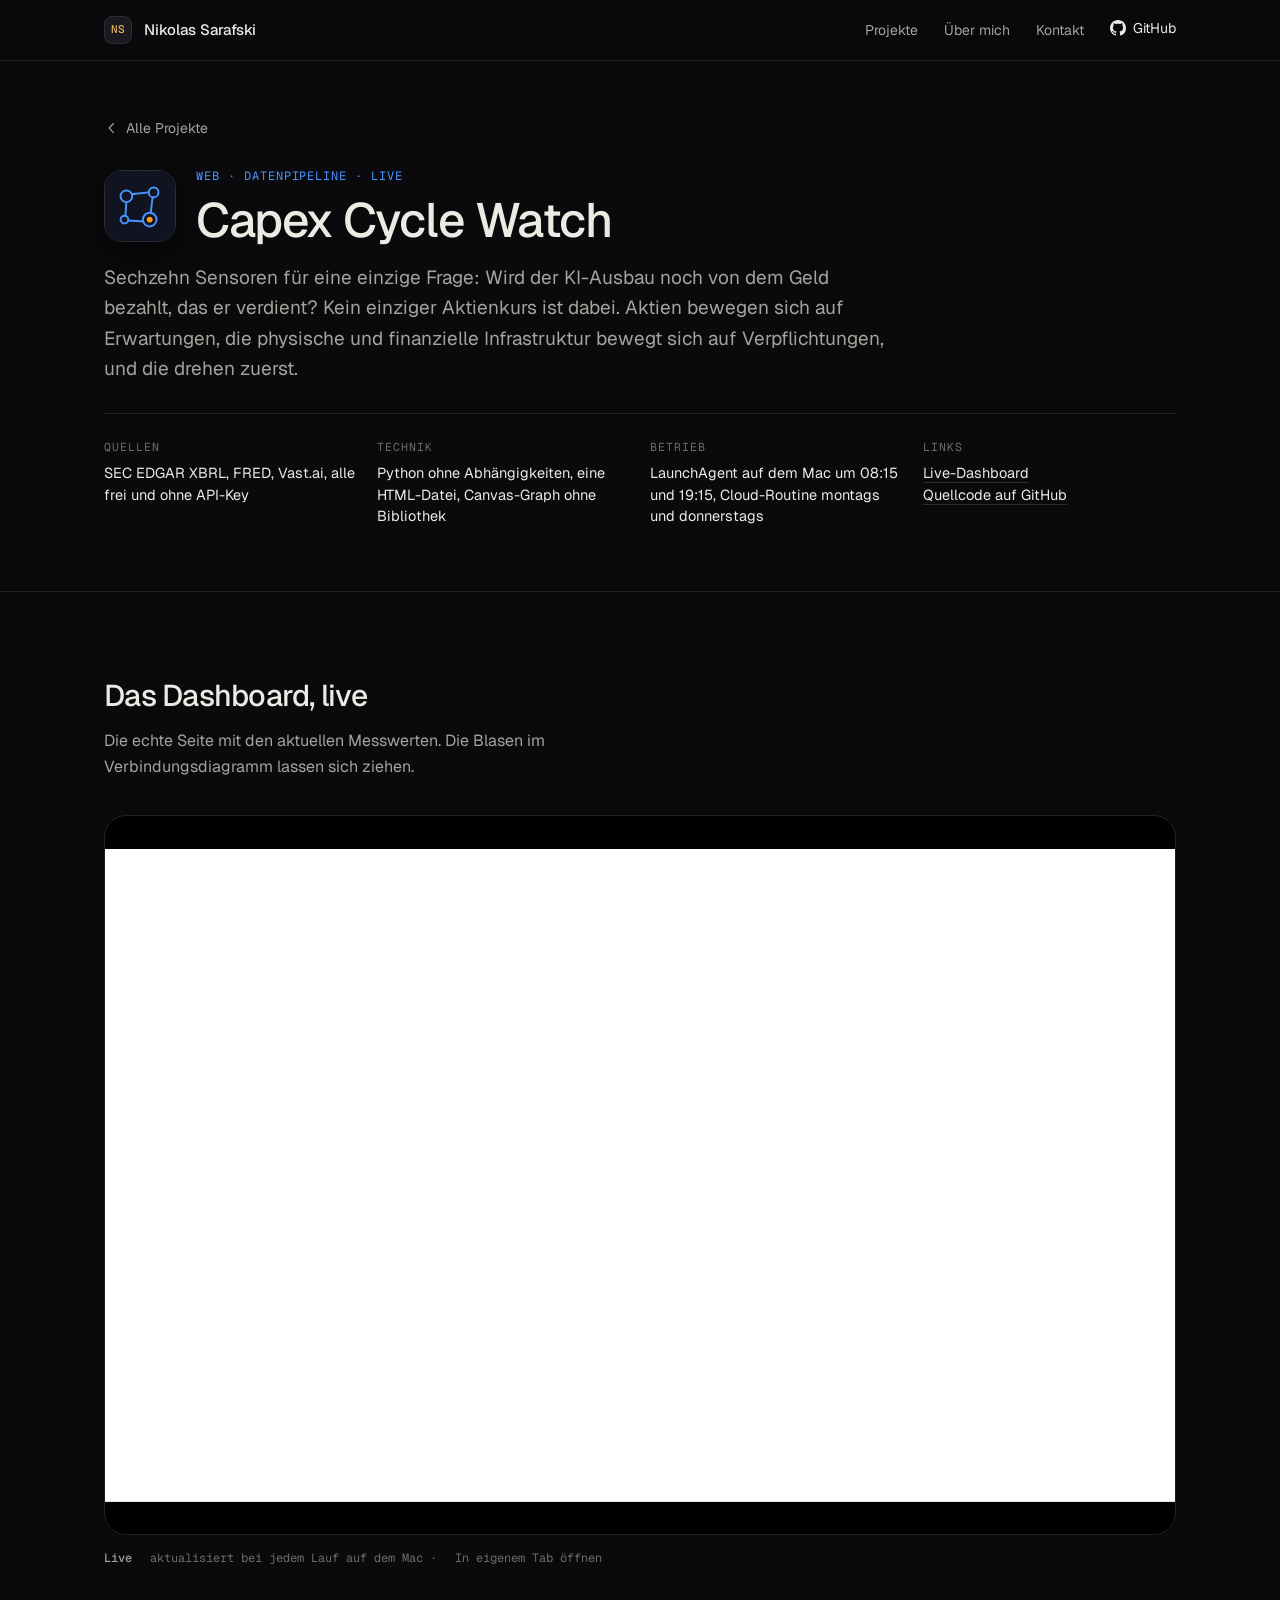
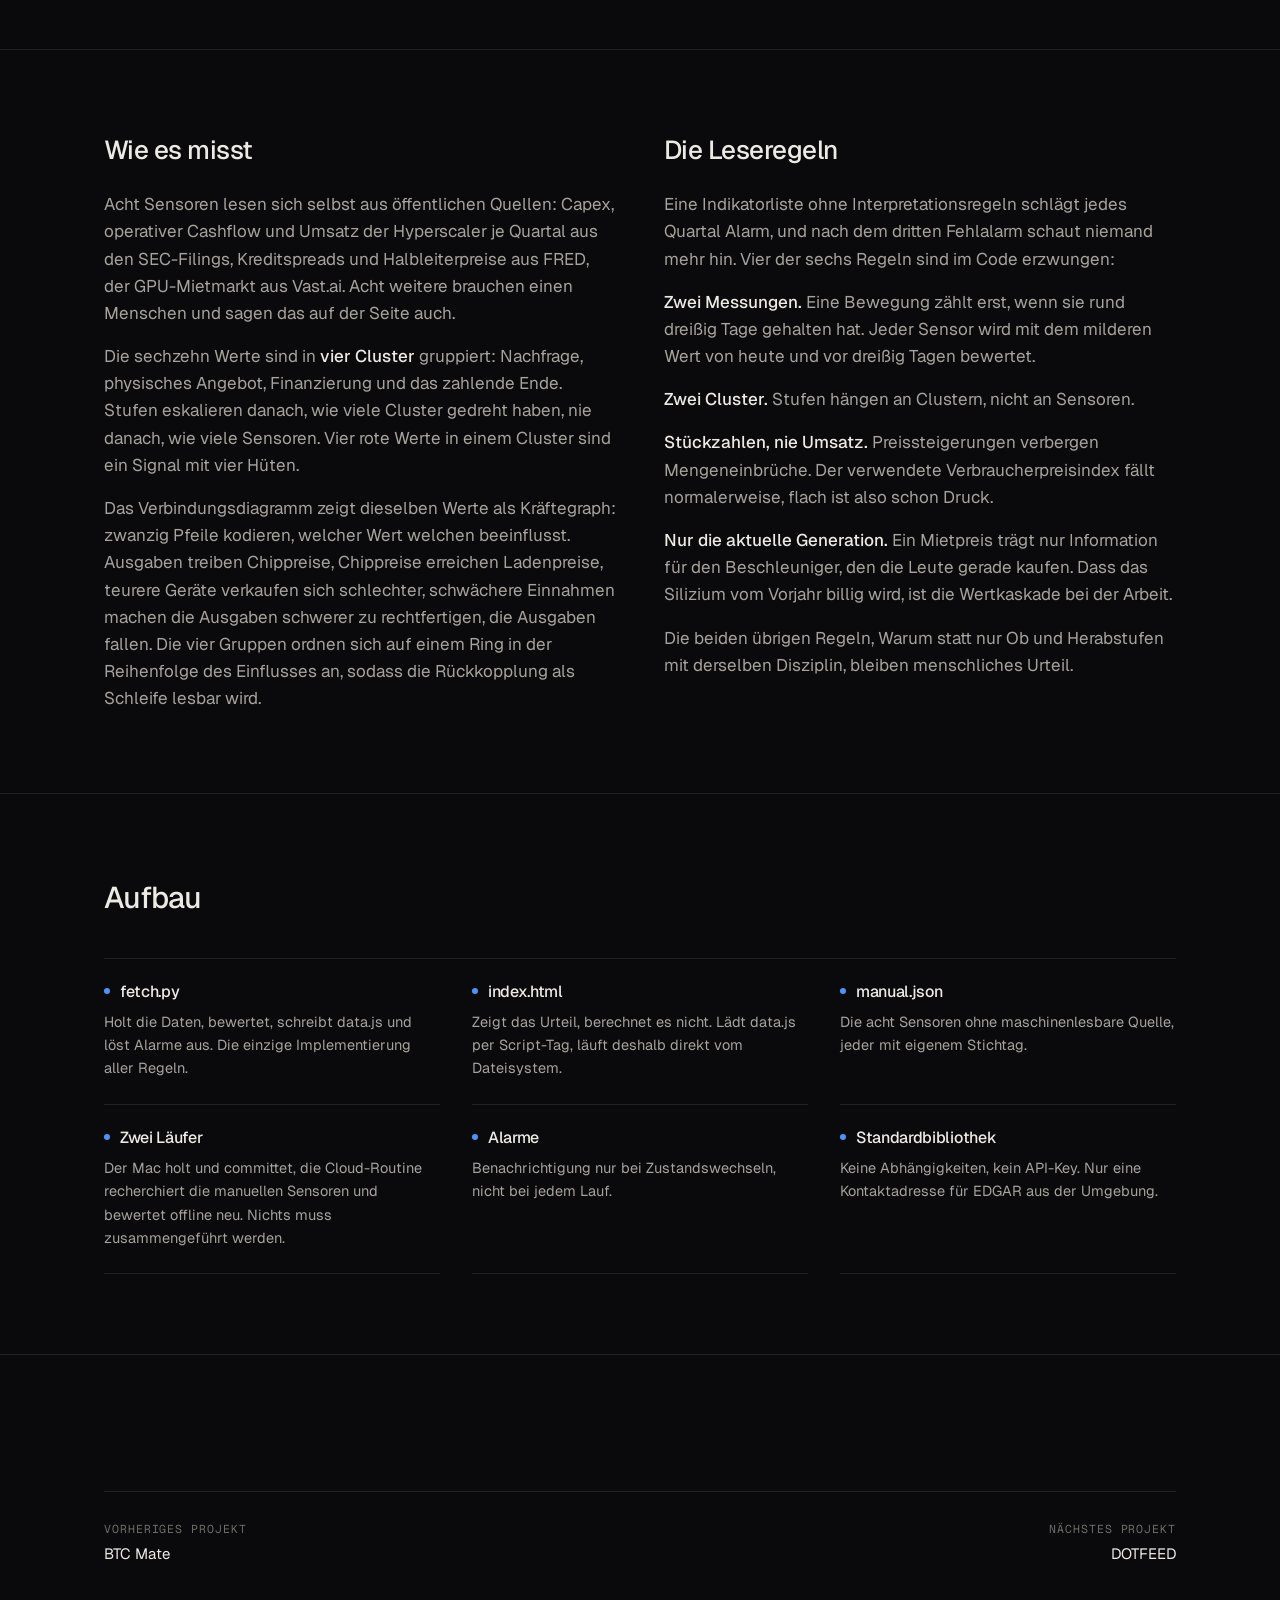
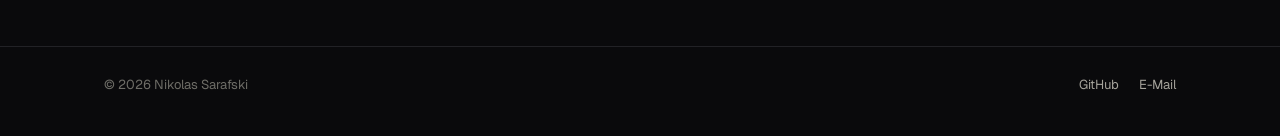
<file: projekte/capex-watch.html>
<!doctype html>
<html lang="de">
<head>
<meta charset="utf-8">
<meta name="viewport" content="width=device-width, initial-scale=1">
<title>Capex Cycle Watch</title>
<meta name="description" content="Capex Cycle Watch: sechzehn Sensoren, die prüfen, ob der KI-Ausbau noch von dem Geld bezahlt wird, das er verdient. Ein Frühwarnsystem als einzelne HTML-Seite.">
<meta name="theme-color" content="#0A0A0C">
<link rel="preconnect" href="https://fonts.googleapis.com">
<link rel="preconnect" href="https://fonts.gstatic.com" crossorigin>
<link rel="stylesheet" href="https://fonts.googleapis.com/css2?family=Geist:wght@400;500;600&family=Geist+Mono:wght@400;500&display=swap">
<link rel="stylesheet" href="../assets/site.css">
<style>:root{--p-accent:var(--capex)}</style>
</head>
<body>

<header class="topbar">
  <div class="wrap">
    <a class="brand" href="../index.html"><span class="mark">NS</span>Nikolas Sarafski</a>
    <ul class="nav">
      <li><a href="../index.html#projekte">Projekte</a></li>
      <li class="hide-s"><a href="../index.html#ueber">Über mich</a></li>
      <li><a href="../index.html#kontakt">Kontakt</a></li>
      <li><a class="gh" href="https://github.com/Paray01" target="_blank" rel="noopener"><svg viewBox="0 0 16 16" aria-hidden="true"><path d="M8 0C3.58 0 0 3.58 0 8c0 3.54 2.29 6.53 5.47 7.59.4.07.55-.17.55-.38 0-.19-.01-.82-.01-1.49-2.01.37-2.53-.49-2.69-.94-.09-.23-.48-.94-.82-1.13-.28-.15-.68-.52-.01-.53.63-.01 1.08.58 1.23.82.72 1.21 1.87.87 2.33.66.07-.52.28-.87.51-1.07-1.78-.2-3.64-.89-3.64-3.95 0-.87.31-1.59.82-2.15-.08-.2-.36-1.02.08-2.12 0 0 .67-.21 2.2.82.64-.18 1.32-.27 2-.27.68 0 1.36.09 2 .27 1.53-1.04 2.2-.82 2.2-.82.44 1.1.16 1.92.08 2.12.51.56.82 1.27.82 2.15 0 3.07-1.87 3.75-3.65 3.95.29.25.54.73.54 1.48 0 1.07-.01 1.93-.01 2.2 0 .21.15.46.55.38A8.01 8.01 0 0 0 16 8c0-4.42-3.58-8-8-8z"/></svg>GitHub</a></li>
    </ul>
  </div>
</header>

<section class="p-hero">
  <div class="wrap">
    <a class="crumb" href="../index.html#projekte"><svg viewBox="0 0 16 16" aria-hidden="true"><path d="M10.5 2 5 8l5.5 6 1-1L7 8l4.5-5z"/></svg>Alle Projekte</a>
    <div class="p-title">
      <div class="icon"><svg viewBox="0 0 72 72" aria-hidden="true"><rect width="72" height="72" fill="#0F1420"/><g fill="none" stroke="#4B93FF" stroke-width="2"><circle cx="22" cy="26" r="6"/><circle cx="50" cy="22" r="5"/><circle cx="46" cy="50" r="7"/><circle cx="20" cy="50" r="4"/><path d="M27 24 45 22M49 27l-2 16M40 52 24 51M22 32l-1 14"/></g><circle cx="46" cy="50" r="3" fill="#FF9F0A"/></svg></div>
      <div>
        <div class="kicker">Web · Datenpipeline · live</div>
        <h1>Capex Cycle Watch</h1>
      </div>
    </div>
    <p class="p-lede">Sechzehn Sensoren für eine einzige Frage: Wird der KI-Ausbau noch von dem Geld bezahlt, das er verdient? Kein einziger Aktienkurs ist dabei. Aktien bewegen sich auf Erwartungen, die physische und finanzielle Infrastruktur bewegt sich auf Verpflichtungen, und die drehen zuerst.</p>
    <dl class="meta">
      <div><dt>Quellen</dt><dd>SEC EDGAR XBRL, FRED, Vast.ai, alle frei und ohne API-Key</dd></div>
      <div><dt>Technik</dt><dd>Python ohne Abhängigkeiten, eine HTML-Datei, Canvas-Graph ohne Bibliothek</dd></div>
      <div><dt>Betrieb</dt><dd>LaunchAgent auf dem Mac um 08:15 und 19:15, Cloud-Routine montags und donnerstags</dd></div>
      <div><dt>Links</dt><dd><a href="https://paray01.github.io/capex-watch/" target="_blank" rel="noopener">Live-Dashboard</a><br><a href="https://github.com/Paray01/capex-watch" target="_blank" rel="noopener">Quellcode auf GitHub</a></dd></div>
    </dl>
  </div>
</section>

<section class="section">
  <div class="wrap">
    <div class="section-head">
      <div>
        <h2>Das Dashboard, live</h2>
        <p>Die echte Seite mit den aktuellen Messwerten. Die Blasen im Verbindungsdiagramm lassen sich ziehen.</p>
      </div>
    </div>
    <div class="web-frame interactive" data-fit="contain" data-w="1180" data-h="720">
      <iframe src="https://paray01.github.io/capex-watch/" title="Capex Cycle Watch, Live-Dashboard"></iframe>
    </div>
    <p class="stage-note"><b>Live</b> aktualisiert bei jedem Lauf auf dem Mac · <a href="https://paray01.github.io/capex-watch/" target="_blank" rel="noopener">In eigenem Tab öffnen</a></p>
  </div>
</section>

<section class="section">
  <div class="wrap">
    <div class="two">
      <div class="prose">
        <h2>Wie es misst</h2>
        <p>Acht Sensoren lesen sich selbst aus öffentlichen Quellen: Capex, operativer Cashflow und Umsatz der Hyperscaler je Quartal aus den SEC-Filings, Kreditspreads und Halbleiterpreise aus FRED, der GPU-Mietmarkt aus Vast.ai. Acht weitere brauchen einen Menschen und sagen das auf der Seite auch.</p>
        <p>Die sechzehn Werte sind in <strong>vier Cluster</strong> gruppiert: Nachfrage, physisches Angebot, Finanzierung und das zahlende Ende. Stufen eskalieren danach, wie viele Cluster gedreht haben, nie danach, wie viele Sensoren. Vier rote Werte in einem Cluster sind ein Signal mit vier Hüten.</p>
        <p>Das Verbindungsdiagramm zeigt dieselben Werte als Kräftegraph: zwanzig Pfeile kodieren, welcher Wert welchen beeinflusst. Ausgaben treiben Chippreise, Chippreise erreichen Ladenpreise, teurere Geräte verkaufen sich schlechter, schwächere Einnahmen machen die Ausgaben schwerer zu rechtfertigen, die Ausgaben fallen. Die vier Gruppen ordnen sich auf einem Ring in der Reihenfolge des Einflusses an, sodass die Rückkopplung als Schleife lesbar wird.</p>
      </div>
      <div class="prose">
        <h2>Die Leseregeln</h2>
        <p>Eine Indikatorliste ohne Interpretationsregeln schlägt jedes Quartal Alarm, und nach dem dritten Fehlalarm schaut niemand mehr hin. Vier der sechs Regeln sind im Code erzwungen:</p>
        <p><strong>Zwei Messungen.</strong> Eine Bewegung zählt erst, wenn sie rund dreißig Tage gehalten hat. Jeder Sensor wird mit dem milderen Wert von heute und vor dreißig Tagen bewertet.</p>
        <p><strong>Zwei Cluster.</strong> Stufen hängen an Clustern, nicht an Sensoren.</p>
        <p><strong>Stückzahlen, nie Umsatz.</strong> Preissteigerungen verbergen Mengeneinbrüche. Der verwendete Verbraucherpreisindex fällt normalerweise, flach ist also schon Druck.</p>
        <p><strong>Nur die aktuelle Generation.</strong> Ein Mietpreis trägt nur Information für den Beschleuniger, den die Leute gerade kaufen. Dass das Silizium vom Vorjahr billig wird, ist die Wertkaskade bei der Arbeit.</p>
        <p>Die beiden übrigen Regeln, Warum statt nur Ob und Herabstufen mit derselben Disziplin, bleiben menschliches Urteil.</p>
      </div>
    </div>
  </div>
</section>

<section class="section">
  <div class="wrap">
    <div class="section-head"><div><h2>Aufbau</h2></div></div>
    <div class="features">
      <div><h4>fetch.py</h4><p>Holt die Daten, bewertet, schreibt data.js und löst Alarme aus. Die einzige Implementierung aller Regeln.</p></div>
      <div><h4>index.html</h4><p>Zeigt das Urteil, berechnet es nicht. Lädt data.js per Script-Tag, läuft deshalb direkt vom Dateisystem.</p></div>
      <div><h4>manual.json</h4><p>Die acht Sensoren ohne maschinenlesbare Quelle, jeder mit eigenem Stichtag.</p></div>
      <div><h4>Zwei Läufer</h4><p>Der Mac holt und committet, die Cloud-Routine recherchiert die manuellen Sensoren und bewertet offline neu. Nichts muss zusammengeführt werden.</p></div>
      <div><h4>Alarme</h4><p>Benachrichtigung nur bei Zustandswechseln, nicht bei jedem Lauf.</p></div>
      <div><h4>Standardbibliothek</h4><p>Keine Abhängigkeiten, kein API-Key. Nur eine Kontaktadresse für EDGAR aus der Umgebung.</p></div>
    </div>
  </div>
</section>

<section class="section">
  <div class="wrap">
    <div class="next">
      <a href="btc-mate.html"><span>Vorheriges Projekt</span>BTC Mate</a>
      <a class="r" href="dotfeed.html"><span>Nächstes Projekt</span>DOTFEED</a>
    </div>
  </div>
</section>

<footer class="footer">
  <div class="wrap">
    <span>© 2026 Nikolas Sarafski</span>
    <nav>
      <a href="https://github.com/Paray01" target="_blank" rel="noopener">GitHub</a>
      <a href="mailto:sarafski.nikolas@gmail.com">E-Mail</a>
    </nav>
  </div>
</footer>

<script src="../assets/site.js"></script>
</body>
</html>
</file>
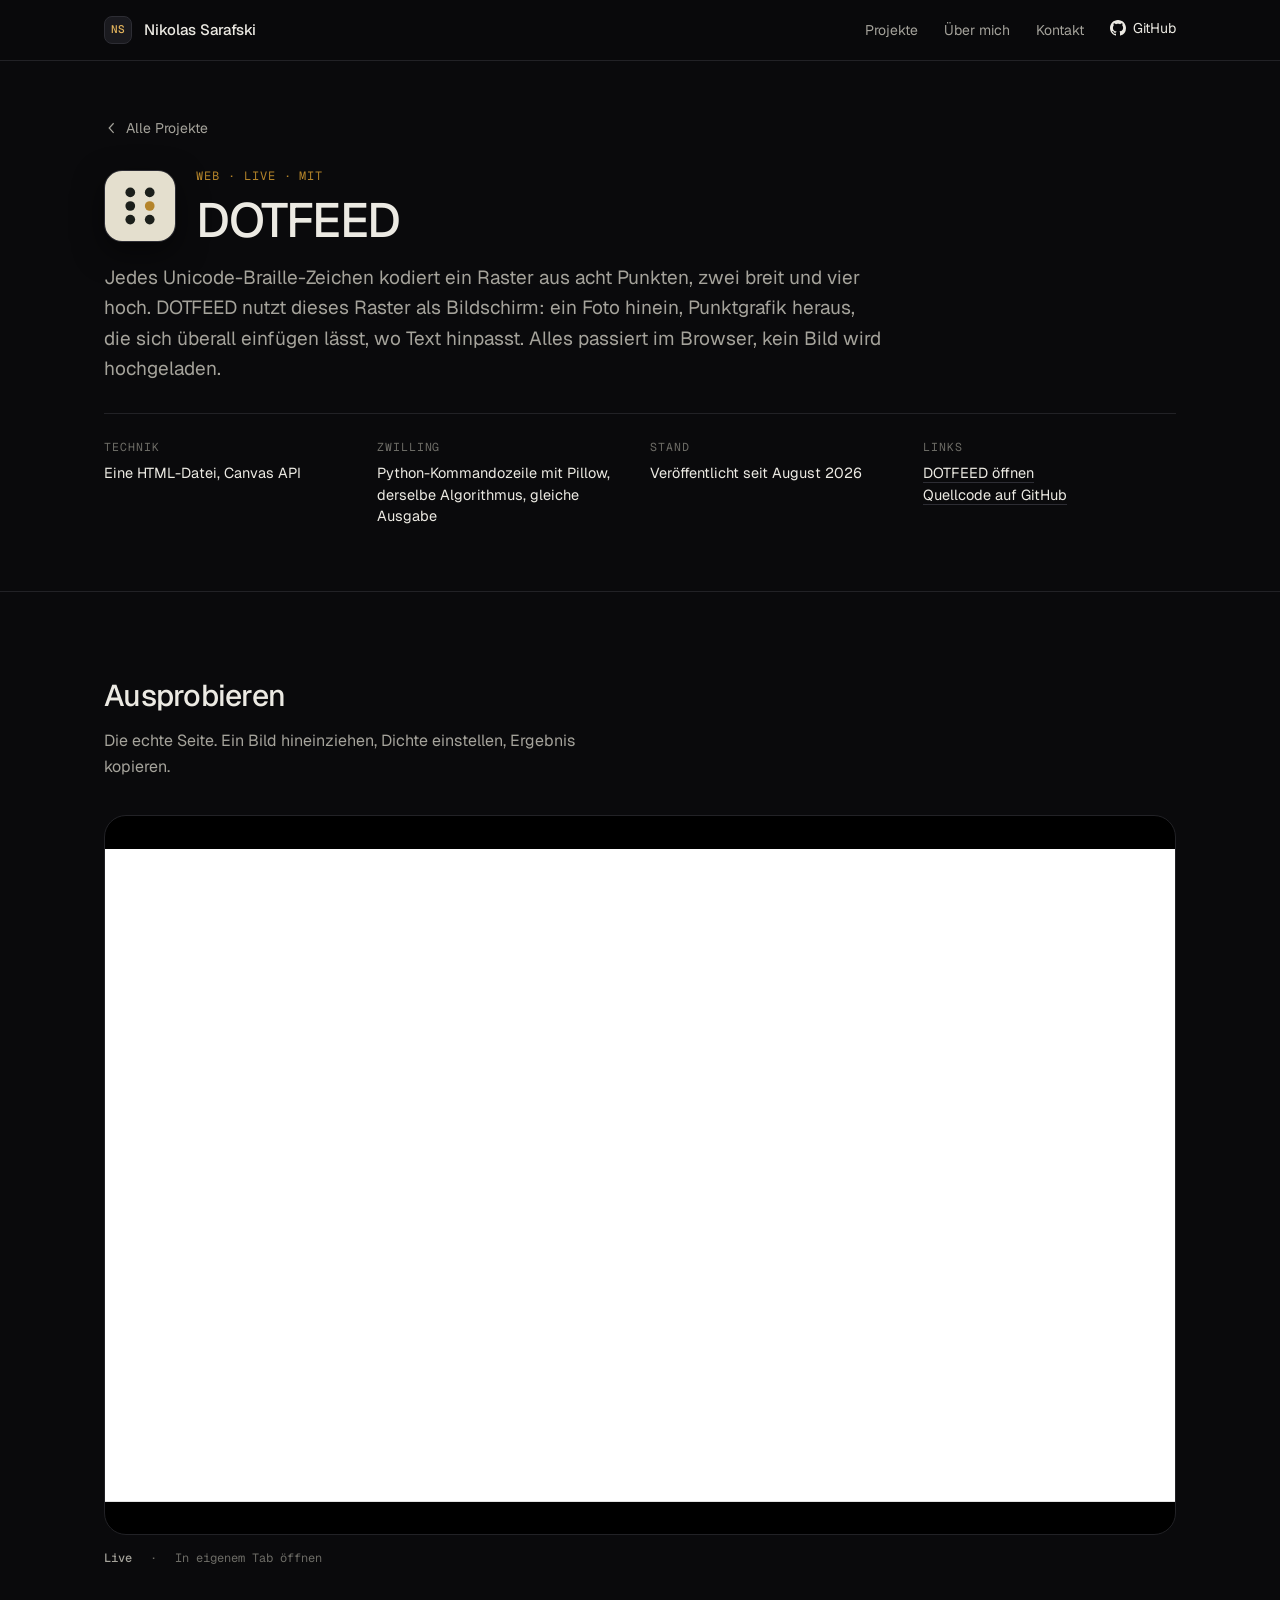
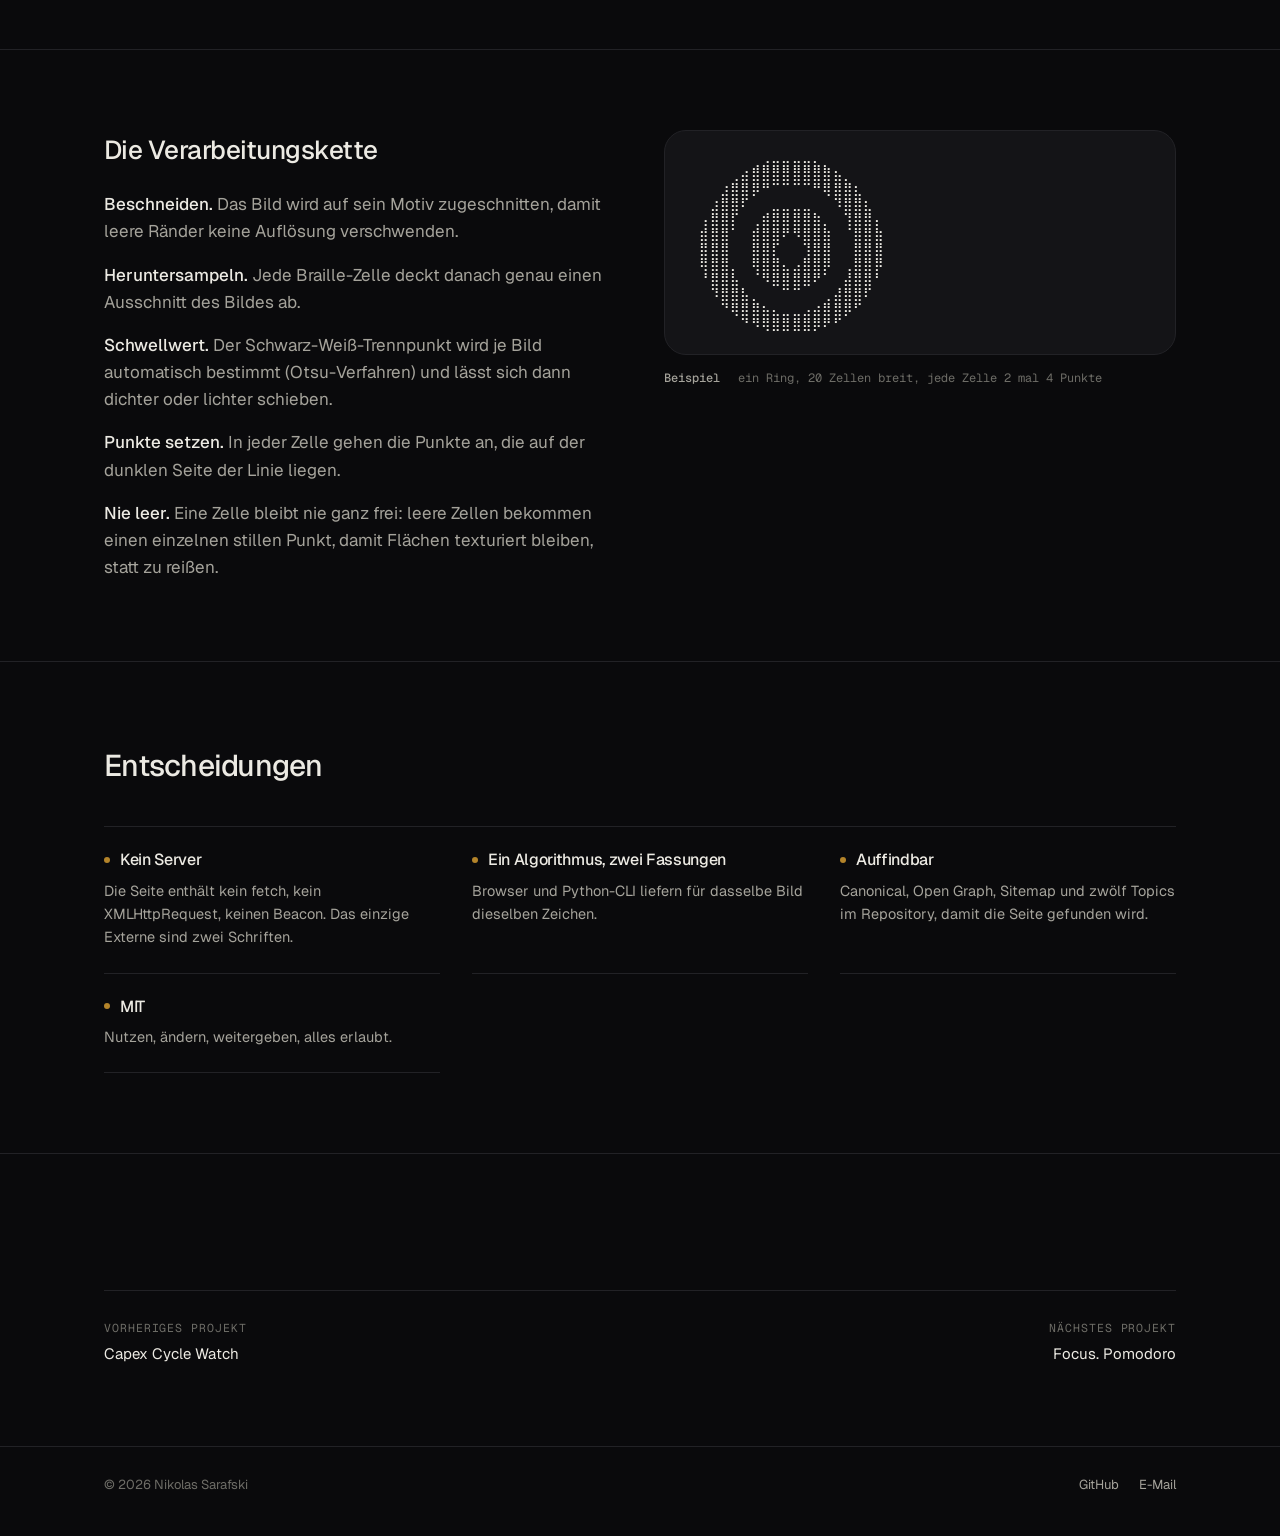
<file: projekte/dotfeed.html>
<!doctype html>
<html lang="de">
<head>
<meta charset="utf-8">
<meta name="viewport" content="width=device-width, initial-scale=1">
<title>DOTFEED</title>
<meta name="description" content="DOTFEED verwandelt jedes Bild in Unicode-Braille-Punktgrafik, vollständig im Browser. Kein Upload, MIT-Lizenz.">
<meta name="theme-color" content="#0A0A0C">
<link rel="preconnect" href="https://fonts.googleapis.com">
<link rel="preconnect" href="https://fonts.gstatic.com" crossorigin>
<link rel="stylesheet" href="https://fonts.googleapis.com/css2?family=Geist:wght@400;500;600&family=Geist+Mono:wght@400;500&display=swap">
<link rel="stylesheet" href="../assets/site.css">
<style>
  :root{--p-accent:var(--dot-brass)}
  .braille{font-family:var(--mono);font-size:13px;line-height:1.15;letter-spacing:.02em;color:var(--ink);white-space:pre;overflow-x:auto;padding:22px 24px;background:var(--surface);border:1px solid var(--line);border-radius:var(--r-lg)}
</style>
</head>
<body>

<header class="topbar">
  <div class="wrap">
    <a class="brand" href="../index.html"><span class="mark">NS</span>Nikolas Sarafski</a>
    <ul class="nav">
      <li><a href="../index.html#projekte">Projekte</a></li>
      <li class="hide-s"><a href="../index.html#ueber">Über mich</a></li>
      <li><a href="../index.html#kontakt">Kontakt</a></li>
      <li><a class="gh" href="https://github.com/Paray01" target="_blank" rel="noopener"><svg viewBox="0 0 16 16" aria-hidden="true"><path d="M8 0C3.58 0 0 3.58 0 8c0 3.54 2.29 6.53 5.47 7.59.4.07.55-.17.55-.38 0-.19-.01-.82-.01-1.49-2.01.37-2.53-.49-2.69-.94-.09-.23-.48-.94-.82-1.13-.28-.15-.68-.52-.01-.53.63-.01 1.08.58 1.23.82.72 1.21 1.87.87 2.33.66.07-.52.28-.87.51-1.07-1.78-.2-3.64-.89-3.64-3.95 0-.87.31-1.59.82-2.15-.08-.2-.36-1.02.08-2.12 0 0 .67-.21 2.2.82.64-.18 1.32-.27 2-.27.68 0 1.36.09 2 .27 1.53-1.04 2.2-.82 2.2-.82.44 1.1.16 1.92.08 2.12.51.56.82 1.27.82 2.15 0 3.07-1.87 3.75-3.65 3.95.29.25.54.73.54 1.48 0 1.07-.01 1.93-.01 2.2 0 .21.15.46.55.38A8.01 8.01 0 0 0 16 8c0-4.42-3.58-8-8-8z"/></svg>GitHub</a></li>
    </ul>
  </div>
</header>

<section class="p-hero">
  <div class="wrap">
    <a class="crumb" href="../index.html#projekte"><svg viewBox="0 0 16 16" aria-hidden="true"><path d="M10.5 2 5 8l5.5 6 1-1L7 8l4.5-5z"/></svg>Alle Projekte</a>
    <div class="p-title">
      <div class="icon"><svg viewBox="0 0 72 72" aria-hidden="true"><rect width="72" height="72" fill="#E4DFCE"/><g fill="#1B1F1B"><circle cx="26" cy="22" r="5"/><circle cx="46" cy="22" r="5"/><circle cx="26" cy="36" r="5"/><circle cx="46" cy="36" r="5" fill="#B4842A"/><circle cx="26" cy="50" r="5"/><circle cx="46" cy="50" r="5"/></g></svg></div>
      <div>
        <div class="kicker">Web · live · MIT</div>
        <h1>DOTFEED</h1>
      </div>
    </div>
    <p class="p-lede">Jedes Unicode-Braille-Zeichen kodiert ein Raster aus acht Punkten, zwei breit und vier hoch. DOTFEED nutzt dieses Raster als Bildschirm: ein Foto hinein, Punktgrafik heraus, die sich überall einfügen lässt, wo Text hinpasst. Alles passiert im Browser, kein Bild wird hochgeladen.</p>
    <dl class="meta">
      <div><dt>Technik</dt><dd>Eine HTML-Datei, Canvas API</dd></div>
      <div><dt>Zwilling</dt><dd>Python-Kommandozeile mit Pillow, derselbe Algorithmus, gleiche Ausgabe</dd></div>
      <div><dt>Stand</dt><dd>Veröffentlicht seit August 2026</dd></div>
      <div><dt>Links</dt><dd><a href="https://paray01.github.io/dotfeed/" target="_blank" rel="noopener">DOTFEED öffnen</a><br><a href="https://github.com/Paray01/dotfeed" target="_blank" rel="noopener">Quellcode auf GitHub</a></dd></div>
    </dl>
  </div>
</section>

<section class="section">
  <div class="wrap">
    <div class="section-head">
      <div>
        <h2>Ausprobieren</h2>
        <p>Die echte Seite. Ein Bild hineinziehen, Dichte einstellen, Ergebnis kopieren.</p>
      </div>
    </div>
    <div class="web-frame interactive" data-fit="contain" data-w="1180" data-h="720">
      <iframe src="https://paray01.github.io/dotfeed/" title="DOTFEED, Bild zu Braille"></iframe>
    </div>
    <p class="stage-note"><b>Live</b> · <a href="https://paray01.github.io/dotfeed/" target="_blank" rel="noopener">In eigenem Tab öffnen</a></p>
  </div>
</section>

<section class="section">
  <div class="wrap">
    <div class="two">
      <div class="prose">
        <h2>Die Verarbeitungskette</h2>
        <p><strong>Beschneiden.</strong> Das Bild wird auf sein Motiv zugeschnitten, damit leere Ränder keine Auflösung verschwenden.</p>
        <p><strong>Heruntersampeln.</strong> Jede Braille-Zelle deckt danach genau einen Ausschnitt des Bildes ab.</p>
        <p><strong>Schwellwert.</strong> Der Schwarz-Weiß-Trennpunkt wird je Bild automatisch bestimmt (Otsu-Verfahren) und lässt sich dann dichter oder lichter schieben.</p>
        <p><strong>Punkte setzen.</strong> In jeder Zelle gehen die Punkte an, die auf der dunklen Seite der Linie liegen.</p>
        <p><strong>Nie leer.</strong> Eine Zelle bleibt nie ganz frei: leere Zellen bekommen einen einzelnen stillen Punkt, damit Flächen texturiert bleiben, statt zu reißen.</p>
      </div>
      <div>
        <div class="braille" aria-label="Beispiel einer Braille-Punktgrafik">⠀⠀⠀⠀⠀⠀⢀⣠⣤⣤⣤⣤⣄⡀⠀⠀⠀⠀⠀⠀
⠀⠀⠀⠀⢀⣴⣿⣿⣿⣿⣿⣿⣿⣿⣦⡀⠀⠀⠀⠀
⠀⠀⠀⣰⣿⣿⡿⠛⠉⠉⠉⠉⠛⢿⣿⣿⣆⠀⠀⠀
⠀⠀⣰⣿⣿⠏⠀⠀⣀⣀⣀⣀⠀⠀⠹⣿⣿⣆⠀⠀
⠀⢠⣿⣿⡏⠀⢀⣾⣿⣿⣿⣿⣷⡀⠀⢹⣿⣿⡄⠀
⠀⣾⣿⣿⠁⠀⣾⣿⣿⠟⠻⣿⣿⣷⠀⠈⣿⣿⣷⠀
⠀⣿⣿⣿⠀⠀⣿⣿⡏⠀⠀⢹⣿⣿⠀⠀⣿⣿⣿⠀
⠀⢿⣿⣿⡀⠀⢿⣿⣿⣄⣠⣿⣿⡿⠀⢀⣿⣿⡿⠀
⠀⠘⣿⣿⣧⠀⠈⠻⣿⣿⣿⣿⠟⠁⠀⣼⣿⣿⠃⠀
⠀⠀⠹⣿⣿⣧⡀⠀⠀⠉⠉⠀⠀⢀⣼⣿⣿⠏⠀⠀
⠀⠀⠀⠙⢿⣿⣿⣦⣄⣀⣀⣠⣴⣿⣿⡿⠋⠀⠀⠀
⠀⠀⠀⠀⠀⠙⠻⢿⣿⣿⣿⣿⡿⠟⠋⠀⠀⠀⠀⠀</div>
        <p class="stage-note"><b>Beispiel</b> ein Ring, 20 Zellen breit, jede Zelle 2 mal 4 Punkte</p>
      </div>
    </div>
  </div>
</section>

<section class="section">
  <div class="wrap">
    <div class="section-head"><div><h2>Entscheidungen</h2></div></div>
    <div class="features">
      <div><h4>Kein Server</h4><p>Die Seite enthält kein fetch, kein XMLHttpRequest, keinen Beacon. Das einzige Externe sind zwei Schriften.</p></div>
      <div><h4>Ein Algorithmus, zwei Fassungen</h4><p>Browser und Python-CLI liefern für dasselbe Bild dieselben Zeichen.</p></div>
      <div><h4>Auffindbar</h4><p>Canonical, Open Graph, Sitemap und zwölf Topics im Repository, damit die Seite gefunden wird.</p></div>
      <div><h4>MIT</h4><p>Nutzen, ändern, weitergeben, alles erlaubt.</p></div>
    </div>
  </div>
</section>

<section class="section">
  <div class="wrap">
    <div class="next">
      <a href="capex-watch.html"><span>Vorheriges Projekt</span>Capex Cycle Watch</a>
      <a class="r" href="focus-pomodoro.html"><span>Nächstes Projekt</span>Focus. Pomodoro</a>
    </div>
  </div>
</section>

<footer class="footer">
  <div class="wrap">
    <span>© 2026 Nikolas Sarafski</span>
    <nav>
      <a href="https://github.com/Paray01" target="_blank" rel="noopener">GitHub</a>
      <a href="mailto:sarafski.nikolas@gmail.com">E-Mail</a>
    </nav>
  </div>
</footer>

<script src="../assets/site.js"></script>
</body>
</html>
</file>
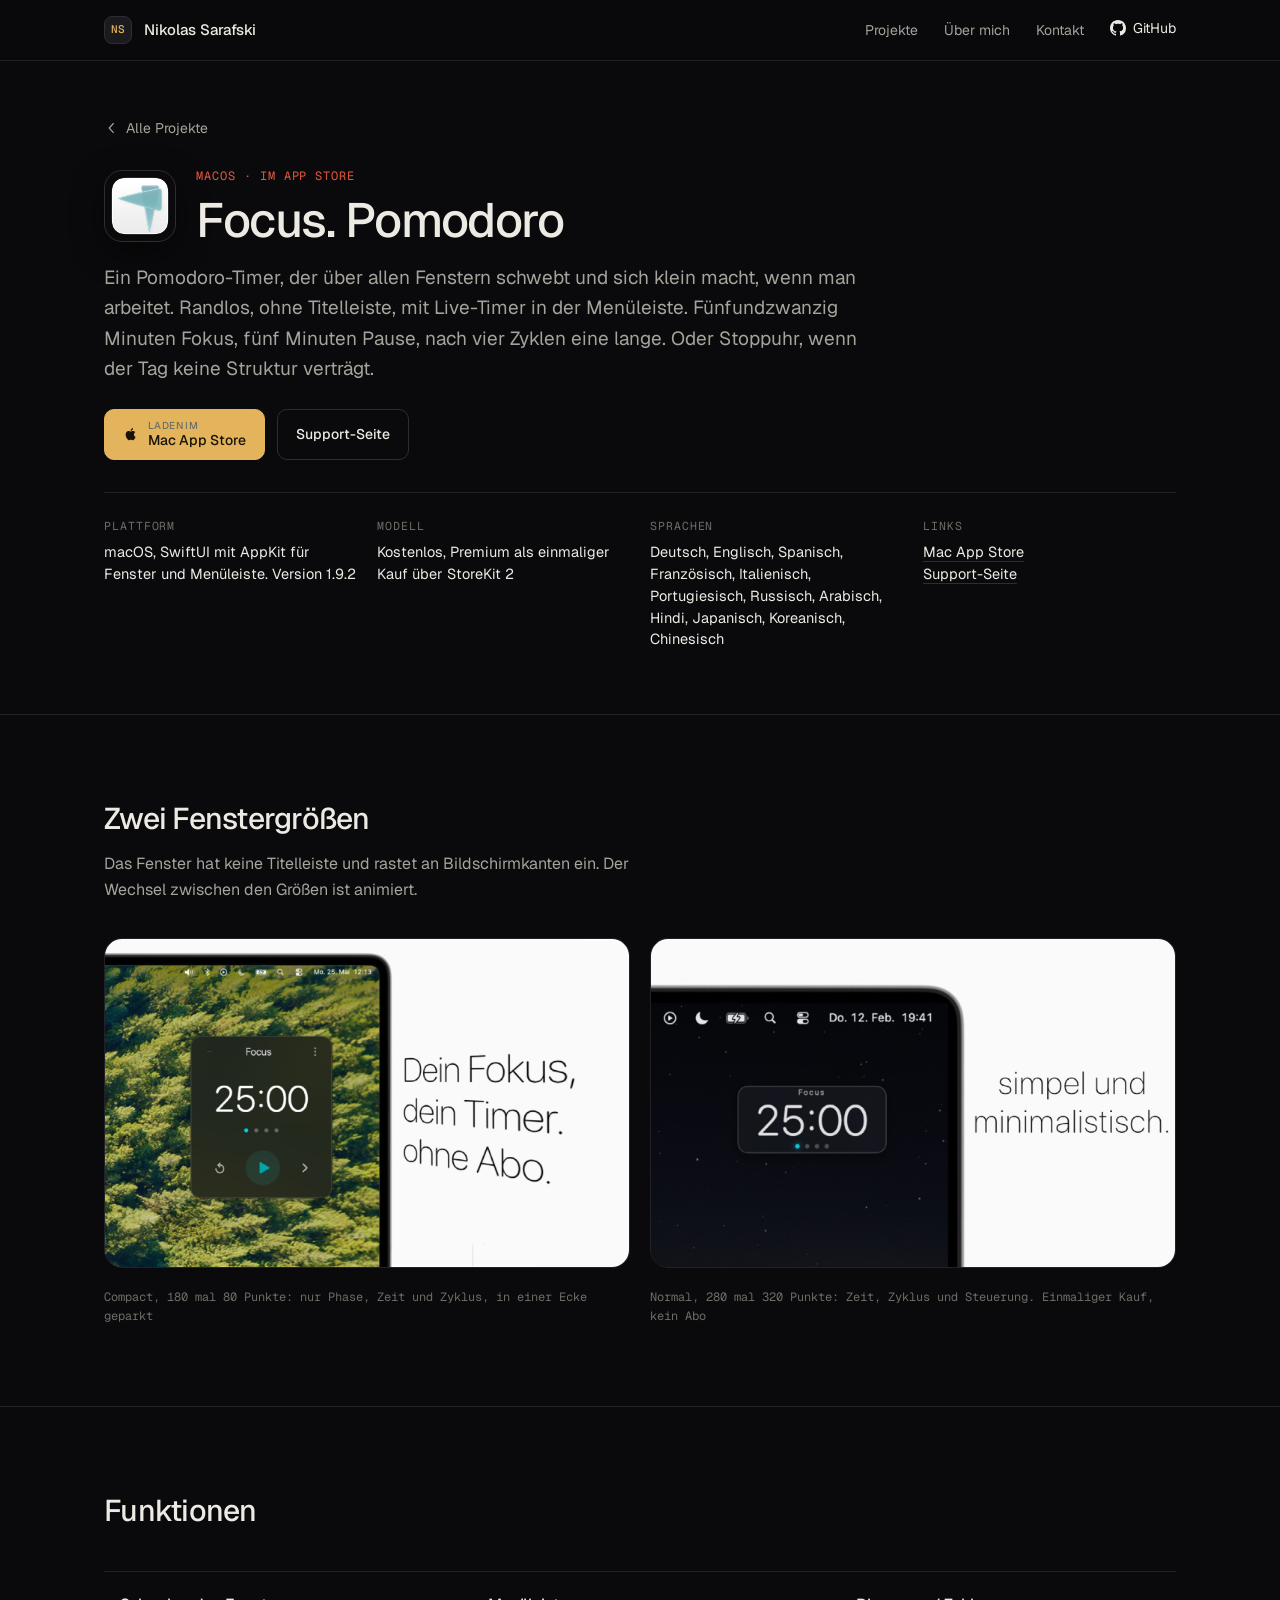
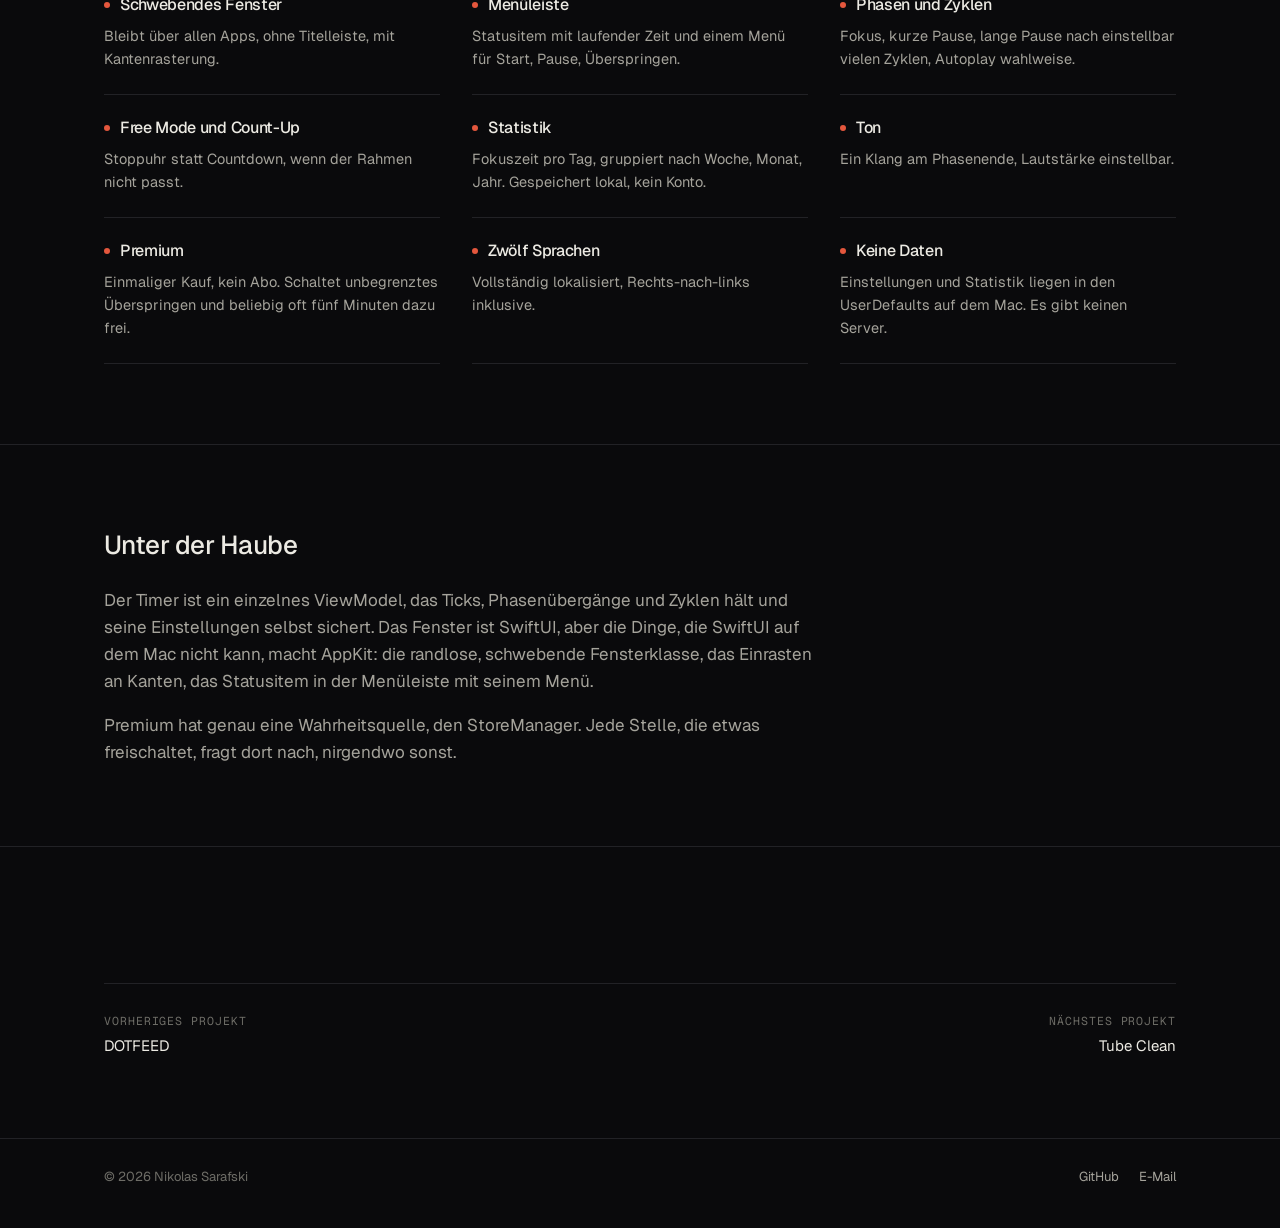
<file: projekte/focus-pomodoro.html>
<!doctype html>
<html lang="de">
<head>
<meta charset="utf-8">
<meta name="viewport" content="width=device-width, initial-scale=1">
<title>Focus. Pomodoro</title>
<meta name="description" content="Focus. Pomodoro: schwebender Pomodoro-Timer für den Mac mit Compact-Modus, Menüleisten-Timer, Statistik und zwölf Sprachen.">
<meta name="theme-color" content="#0A0A0C">
<link rel="preconnect" href="https://fonts.googleapis.com">
<link rel="preconnect" href="https://fonts.gstatic.com" crossorigin>
<link rel="stylesheet" href="https://fonts.googleapis.com/css2?family=Geist:wght@400;500;600&family=Geist+Mono:wght@400;500&display=swap">
<link rel="stylesheet" href="../assets/site.css">
<style>:root{--p-accent:var(--focus)}</style>
</head>
<body>

<header class="topbar">
  <div class="wrap">
    <a class="brand" href="../index.html"><span class="mark">NS</span>Nikolas Sarafski</a>
    <ul class="nav">
      <li><a href="../index.html#projekte">Projekte</a></li>
      <li class="hide-s"><a href="../index.html#ueber">Über mich</a></li>
      <li><a href="../index.html#kontakt">Kontakt</a></li>
      <li><a class="gh" href="https://github.com/Paray01" target="_blank" rel="noopener"><svg viewBox="0 0 16 16" aria-hidden="true"><path d="M8 0C3.58 0 0 3.58 0 8c0 3.54 2.29 6.53 5.47 7.59.4.07.55-.17.55-.38 0-.19-.01-.82-.01-1.49-2.01.37-2.53-.49-2.69-.94-.09-.23-.48-.94-.82-1.13-.28-.15-.68-.52-.01-.53.63-.01 1.08.58 1.23.82.72 1.21 1.87.87 2.33.66.07-.52.28-.87.51-1.07-1.78-.2-3.64-.89-3.64-3.95 0-.87.31-1.59.82-2.15-.08-.2-.36-1.02.08-2.12 0 0 .67-.21 2.2.82.64-.18 1.32-.27 2-.27.68 0 1.36.09 2 .27 1.53-1.04 2.2-.82 2.2-.82.44 1.1.16 1.92.08 2.12.51.56.82 1.27.82 2.15 0 3.07-1.87 3.75-3.65 3.95.29.25.54.73.54 1.48 0 1.07-.01 1.93-.01 2.2 0 .21.15.46.55.38A8.01 8.01 0 0 0 16 8c0-4.42-3.58-8-8-8z"/></svg>GitHub</a></li>
    </ul>
  </div>
</header>

<section class="p-hero">
  <div class="wrap">
    <a class="crumb" href="../index.html#projekte"><svg viewBox="0 0 16 16" aria-hidden="true"><path d="M10.5 2 5 8l5.5 6 1-1L7 8l4.5-5z"/></svg>Alle Projekte</a>
    <div class="p-title">
      <div class="icon"><img src="../assets/img/focus-pomodoro-icon.png" alt=""></div>
      <div>
        <div class="kicker">macOS · im App Store</div>
        <h1>Focus. Pomodoro</h1>
      </div>
    </div>
    <p class="p-lede">Ein Pomodoro-Timer, der über allen Fenstern schwebt und sich klein macht, wenn man arbeitet. Randlos, ohne Titelleiste, mit Live-Timer in der Menüleiste. Fünfundzwanzig Minuten Fokus, fünf Minuten Pause, nach vier Zyklen eine lange. Oder Stoppuhr, wenn der Tag keine Struktur verträgt.</p>
    <div class="p-actions">
      <a class="btn primary store" href="https://apps.apple.com/de/app/focus-pomodoro/id6758392819?mt=12" target="_blank" rel="noopener"><svg viewBox="0 0 24 24" aria-hidden="true"><path d="M16.37 12.7c0-2.3 1.88-3.4 1.96-3.45-1.07-1.56-2.73-1.78-3.32-1.8-1.41-.15-2.76.83-3.48.83-.72 0-1.83-.81-3-.79-1.55.02-2.97.9-3.77 2.28-1.6 2.78-.41 6.9 1.15 9.16.77 1.1 1.68 2.35 2.87 2.3 1.15-.05 1.59-.75 2.98-.75s1.79.75 3 .73c1.24-.02 2.03-1.13 2.79-2.24.88-1.28 1.24-2.53 1.26-2.6-.03-.01-2.42-.93-2.44-3.67zM14.1 5.95c.63-.77 1.06-1.84.94-2.9-.91.04-2.02.61-2.67 1.37-.58.68-1.1 1.77-.96 2.81 1.02.08 2.05-.52 2.69-1.28z"/></svg><span><small>Laden im</small>Mac App Store</span></a>
      <a class="btn" href="https://paray01.github.io/Support-SIte/" target="_blank" rel="noopener">Support-Seite</a>
    </div>
    <dl class="meta">
      <div><dt>Plattform</dt><dd>macOS, SwiftUI mit AppKit für Fenster und Menüleiste. Version 1.9.2</dd></div>
      <div><dt>Modell</dt><dd>Kostenlos, Premium als einmaliger Kauf über StoreKit 2</dd></div>
      <div><dt>Sprachen</dt><dd>Deutsch, Englisch, Spanisch, Französisch, Italienisch, Portugiesisch, Russisch, Arabisch, Hindi, Japanisch, Koreanisch, Chinesisch</dd></div>
      <div><dt>Links</dt><dd><a href="https://apps.apple.com/de/app/focus-pomodoro/id6758392819?mt=12" target="_blank" rel="noopener">Mac App Store</a><br><a href="https://paray01.github.io/Support-SIte/" target="_blank" rel="noopener">Support-Seite</a></dd></div>
    </dl>
  </div>
</section>

<section class="section">
  <div class="wrap">
    <div class="section-head">
      <div>
        <h2>Zwei Fenstergrößen</h2>
        <p>Das Fenster hat keine Titelleiste und rastet an Bildschirmkanten ein. Der Wechsel zwischen den Größen ist animiert.</p>
      </div>
    </div>
    <div class="gallery wide">
      <figure><img src="../assets/img/focus-pomodoro-shot-1.jpg" alt="Compact-Modus: kleines Fenster mit Focus, 25:00 und vier Zykluspunkten vor einem Sternenhimmel" loading="lazy"><figcaption>Compact, 180 mal 80 Punkte: nur Phase, Zeit und Zyklus, in einer Ecke geparkt</figcaption></figure>
      <figure><img src="../assets/img/focus-pomodoro-shot-2.jpg" alt="Normalmodus: Fenster mit Focus, 25:00, Zykluspunkten und den Tasten Zurücksetzen, Start, Überspringen" loading="lazy"><figcaption>Normal, 280 mal 320 Punkte: Zeit, Zyklus und Steuerung. Einmaliger Kauf, kein Abo</figcaption></figure>
    </div>
  </div>
</section>

<section class="section">
  <div class="wrap">
    <div class="section-head"><div><h2>Funktionen</h2></div></div>
    <div class="features">
      <div><h4>Schwebendes Fenster</h4><p>Bleibt über allen Apps, ohne Titelleiste, mit Kantenrasterung.</p></div>
      <div><h4>Menüleiste</h4><p>Statusitem mit laufender Zeit und einem Menü für Start, Pause, Überspringen.</p></div>
      <div><h4>Phasen und Zyklen</h4><p>Fokus, kurze Pause, lange Pause nach einstellbar vielen Zyklen, Autoplay wahlweise.</p></div>
      <div><h4>Free Mode und Count-Up</h4><p>Stoppuhr statt Countdown, wenn der Rahmen nicht passt.</p></div>
      <div><h4>Statistik</h4><p>Fokuszeit pro Tag, gruppiert nach Woche, Monat, Jahr. Gespeichert lokal, kein Konto.</p></div>
      <div><h4>Ton</h4><p>Ein Klang am Phasenende, Lautstärke einstellbar.</p></div>
      <div><h4>Premium</h4><p>Einmaliger Kauf, kein Abo. Schaltet unbegrenztes Überspringen und beliebig oft fünf Minuten dazu frei.</p></div>
      <div><h4>Zwölf Sprachen</h4><p>Vollständig lokalisiert, Rechts-nach-links inklusive.</p></div>
      <div><h4>Keine Daten</h4><p>Einstellungen und Statistik liegen in den UserDefaults auf dem Mac. Es gibt keinen Server.</p></div>
    </div>
  </div>
</section>

<section class="section">
  <div class="wrap">
    <div class="prose">
      <h2>Unter der Haube</h2>
      <p>Der Timer ist ein einzelnes ViewModel, das Ticks, Phasenübergänge und Zyklen hält und seine Einstellungen selbst sichert. Das Fenster ist SwiftUI, aber die Dinge, die SwiftUI auf dem Mac nicht kann, macht AppKit: die randlose, schwebende Fensterklasse, das Einrasten an Kanten, das Statusitem in der Menüleiste mit seinem Menü.</p>
      <p>Premium hat genau eine Wahrheitsquelle, den StoreManager. Jede Stelle, die etwas freischaltet, fragt dort nach, nirgendwo sonst.</p>
    </div>
  </div>
</section>

<section class="section">
  <div class="wrap">
    <div class="next">
      <a href="dotfeed.html"><span>Vorheriges Projekt</span>DOTFEED</a>
      <a class="r" href="tube-clean.html"><span>Nächstes Projekt</span>Tube Clean</a>
    </div>
  </div>
</section>

<footer class="footer">
  <div class="wrap">
    <span>© 2026 Nikolas Sarafski</span>
    <nav>
      <a href="https://github.com/Paray01" target="_blank" rel="noopener">GitHub</a>
      <a href="mailto:sarafski.nikolas@gmail.com">E-Mail</a>
    </nav>
  </div>
</footer>

<script src="../assets/site.js"></script>
</body>
</html>
</file>
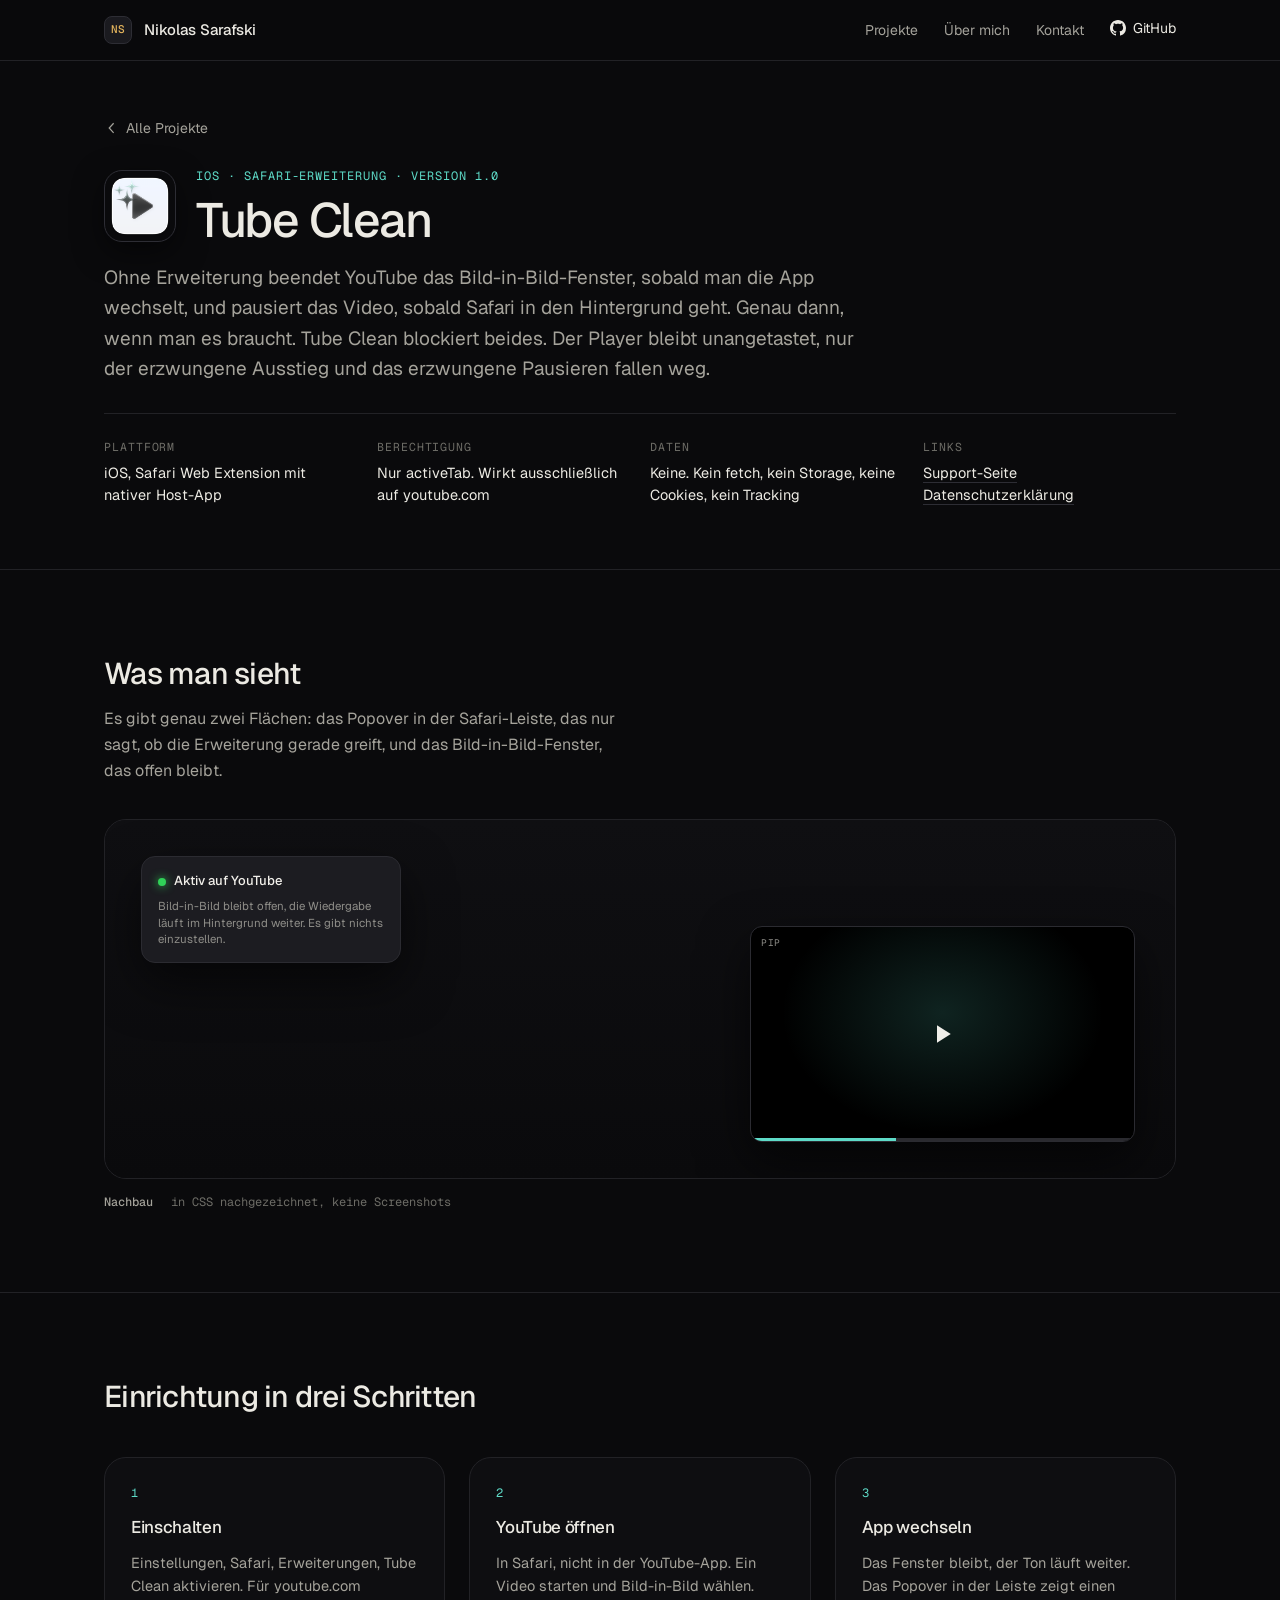
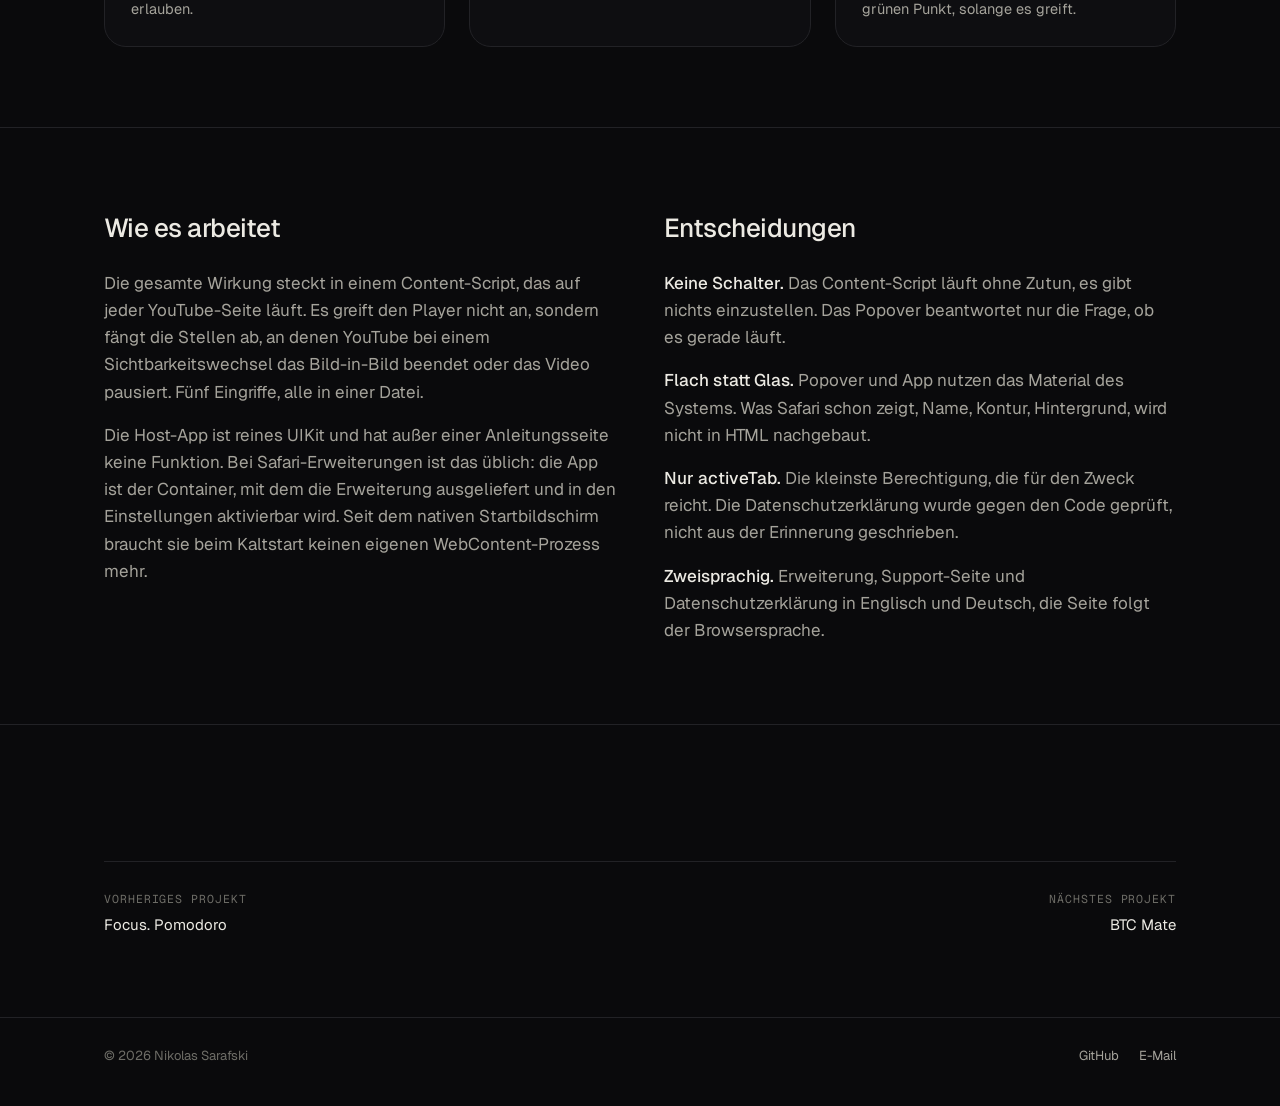
<file: projekte/tube-clean.html>
<!doctype html>
<html lang="de">
<head>
<meta charset="utf-8">
<meta name="viewport" content="width=device-width, initial-scale=1">
<title>Tube Clean</title>
<meta name="description" content="Tube Clean: Safari-Erweiterung für iOS, die YouTube im Bild-in-Bild-Fenster hält und Videos im Hintergrund weiterlaufen lässt. Nur eine Berechtigung, keine Datensammlung.">
<meta name="theme-color" content="#0A0A0C">
<link rel="icon" href="../assets/img/tube-clean-icon.png">
<link rel="preconnect" href="https://fonts.googleapis.com">
<link rel="preconnect" href="https://fonts.gstatic.com" crossorigin>
<link rel="stylesheet" href="https://fonts.googleapis.com/css2?family=Geist:wght@400;500;600&family=Geist+Mono:wght@400;500&display=swap">
<link rel="stylesheet" href="../assets/site.css">
<style>
  :root{--p-accent:var(--tube)}
  .steps{display:grid;grid-template-columns:repeat(3,1fr);gap:24px}
  @media (max-width:760px){.steps{grid-template-columns:1fr}}
  .step{background:var(--bg-2);border:1px solid var(--line);border-radius:var(--r-lg);padding:26px;display:flex;flex-direction:column;gap:10px}
  .step .n{font-family:var(--mono);font-size:12px;letter-spacing:.08em;color:var(--tube)}
  .step h4{font-size:17px}
  .step p{color:var(--ink-2);font-size:14.5px}
  .demo{background:var(--bg-2);border:1px solid var(--line);border-radius:var(--r-lg);height:360px;position:relative;overflow:hidden}
  .demo .mock{position:absolute;inset:0}
</style>
</head>
<body>

<header class="topbar">
  <div class="wrap">
    <a class="brand" href="../index.html"><span class="mark">NS</span>Nikolas Sarafski</a>
    <ul class="nav">
      <li><a href="../index.html#projekte">Projekte</a></li>
      <li class="hide-s"><a href="../index.html#ueber">Über mich</a></li>
      <li><a href="../index.html#kontakt">Kontakt</a></li>
      <li><a class="gh" href="https://github.com/Paray01" target="_blank" rel="noopener"><svg viewBox="0 0 16 16" aria-hidden="true"><path d="M8 0C3.58 0 0 3.58 0 8c0 3.54 2.29 6.53 5.47 7.59.4.07.55-.17.55-.38 0-.19-.01-.82-.01-1.49-2.01.37-2.53-.49-2.69-.94-.09-.23-.48-.94-.82-1.13-.28-.15-.68-.52-.01-.53.63-.01 1.08.58 1.23.82.72 1.21 1.87.87 2.33.66.07-.52.28-.87.51-1.07-1.78-.2-3.64-.89-3.64-3.95 0-.87.31-1.59.82-2.15-.08-.2-.36-1.02.08-2.12 0 0 .67-.21 2.2.82.64-.18 1.32-.27 2-.27.68 0 1.36.09 2 .27 1.53-1.04 2.2-.82 2.2-.82.44 1.1.16 1.92.08 2.12.51.56.82 1.27.82 2.15 0 3.07-1.87 3.75-3.65 3.95.29.25.54.73.54 1.48 0 1.07-.01 1.93-.01 2.2 0 .21.15.46.55.38A8.01 8.01 0 0 0 16 8c0-4.42-3.58-8-8-8z"/></svg>GitHub</a></li>
    </ul>
  </div>
</header>

<section class="p-hero">
  <div class="wrap">
    <a class="crumb" href="../index.html#projekte"><svg viewBox="0 0 16 16" aria-hidden="true"><path d="M10.5 2 5 8l5.5 6 1-1L7 8l4.5-5z"/></svg>Alle Projekte</a>
    <div class="p-title">
      <div class="icon"><img src="../assets/img/tube-clean-icon.png" alt=""></div>
      <div>
        <div class="kicker">iOS · Safari-Erweiterung · Version 1.0</div>
        <h1>Tube Clean</h1>
      </div>
    </div>
    <p class="p-lede">Ohne Erweiterung beendet YouTube das Bild-in-Bild-Fenster, sobald man die App wechselt, und pausiert das Video, sobald Safari in den Hintergrund geht. Genau dann, wenn man es braucht. Tube Clean blockiert beides. Der Player bleibt unangetastet, nur der erzwungene Ausstieg und das erzwungene Pausieren fallen weg.</p>
    <dl class="meta">
      <div><dt>Plattform</dt><dd>iOS, Safari Web Extension mit nativer Host-App</dd></div>
      <div><dt>Berechtigung</dt><dd>Nur activeTab. Wirkt ausschließlich auf youtube.com</dd></div>
      <div><dt>Daten</dt><dd>Keine. Kein fetch, kein Storage, keine Cookies, kein Tracking</dd></div>
      <div><dt>Links</dt><dd><a href="https://paray01.github.io/tube-clean-support/" target="_blank" rel="noopener">Support-Seite</a><br><a href="https://paray01.github.io/tube-clean-support/privacy.html" target="_blank" rel="noopener">Datenschutzerklärung</a></dd></div>
    </dl>
  </div>
</section>

<section class="section">
  <div class="wrap">
    <div class="section-head">
      <div>
        <h2>Was man sieht</h2>
        <p>Es gibt genau zwei Flächen: das Popover in der Safari-Leiste, das nur sagt, ob die Erweiterung gerade greift, und das Bild-in-Bild-Fenster, das offen bleibt.</p>
      </div>
    </div>
    <div class="demo">
      <div class="mock mock-tube" aria-hidden="true">
        <div class="pop" style="width:260px;left:36px;top:36px">
          <div class="st"><i></i>Aktiv auf YouTube</div>
          <p>Bild-in-Bild bleibt offen, die Wiedergabe läuft im Hintergrund weiter. Es gibt nichts einzustellen.</p>
        </div>
        <div class="pip" style="width:36%;right:40px;bottom:36px">
          <span class="lbl">PIP</span>
          <svg viewBox="0 0 24 24"><path d="M8 5v14l11-7z"/></svg>
          <div class="bar"><i></i></div>
        </div>
      </div>
    </div>
    <p class="stage-note"><b>Nachbau</b> in CSS nachgezeichnet, keine Screenshots</p>
  </div>
</section>

<section class="section">
  <div class="wrap">
    <div class="section-head"><div><h2>Einrichtung in drei Schritten</h2></div></div>
    <div class="steps">
      <div class="step"><span class="n">1</span><h4>Einschalten</h4><p>Einstellungen, Safari, Erweiterungen, Tube Clean aktivieren. Für youtube.com erlauben.</p></div>
      <div class="step"><span class="n">2</span><h4>YouTube öffnen</h4><p>In Safari, nicht in der YouTube-App. Ein Video starten und Bild-in-Bild wählen.</p></div>
      <div class="step"><span class="n">3</span><h4>App wechseln</h4><p>Das Fenster bleibt, der Ton läuft weiter. Das Popover in der Leiste zeigt einen grünen Punkt, solange es greift.</p></div>
    </div>
  </div>
</section>

<section class="section">
  <div class="wrap">
    <div class="two">
      <div class="prose">
        <h2>Wie es arbeitet</h2>
        <p>Die gesamte Wirkung steckt in einem Content-Script, das auf jeder YouTube-Seite läuft. Es greift den Player nicht an, sondern fängt die Stellen ab, an denen YouTube bei einem Sichtbarkeitswechsel das Bild-in-Bild beendet oder das Video pausiert. Fünf Eingriffe, alle in einer Datei.</p>
        <p>Die Host-App ist reines UIKit und hat außer einer Anleitungsseite keine Funktion. Bei Safari-Erweiterungen ist das üblich: die App ist der Container, mit dem die Erweiterung ausgeliefert und in den Einstellungen aktivierbar wird. Seit dem nativen Startbildschirm braucht sie beim Kaltstart keinen eigenen WebContent-Prozess mehr.</p>
      </div>
      <div class="prose">
        <h2>Entscheidungen</h2>
        <p><strong>Keine Schalter.</strong> Das Content-Script läuft ohne Zutun, es gibt nichts einzustellen. Das Popover beantwortet nur die Frage, ob es gerade läuft.</p>
        <p><strong>Flach statt Glas.</strong> Popover und App nutzen das Material des Systems. Was Safari schon zeigt, Name, Kontur, Hintergrund, wird nicht in HTML nachgebaut.</p>
        <p><strong>Nur activeTab.</strong> Die kleinste Berechtigung, die für den Zweck reicht. Die Datenschutzerklärung wurde gegen den Code geprüft, nicht aus der Erinnerung geschrieben.</p>
        <p><strong>Zweisprachig.</strong> Erweiterung, Support-Seite und Datenschutzerklärung in Englisch und Deutsch, die Seite folgt der Browsersprache.</p>
      </div>
    </div>
  </div>
</section>

<section class="section">
  <div class="wrap">
    <div class="next">
      <a href="focus-pomodoro.html"><span>Vorheriges Projekt</span>Focus. Pomodoro</a>
      <a class="r" href="btc-mate.html"><span>Nächstes Projekt</span>BTC Mate</a>
    </div>
  </div>
</section>

<footer class="footer">
  <div class="wrap">
    <span>© 2026 Nikolas Sarafski</span>
    <nav>
      <a href="https://github.com/Paray01" target="_blank" rel="noopener">GitHub</a>
      <a href="mailto:sarafski.nikolas@gmail.com">E-Mail</a>
    </nav>
  </div>
</footer>

<script src="../assets/site.js"></script>
</body>
</html>
</file>
<file: assets/site.css>
/* Nikolas Sarafski — persönliche Website
   Dunkel, ruhig, ein Akzent. Projektfarben nur in den Vorschauen. */

:root{
  --bg:#0A0A0C;
  --bg-2:#0E0E11;
  --surface:#141417;
  --surface-2:#1A1A1F;
  --line:#222226;
  --line-2:#2D2D34;
  --ink:#ECEAE3;
  --ink-2:#A5A39B;
  --ink-3:#6E6D67;
  --accent:#E3B45C;
  --accent-ink:#191307;

  --btc:#F7931A;
  --capex:#4B93FF;
  --dot-paper:#E4DFCE;
  --dot-ink:#1B1F1B;
  --dot-brass:#B4842A;
  --focus:#E4573D;
  --tube:#5EDBC8;

  --sans:"Geist",-apple-system,BlinkMacSystemFont,"SF Pro Text","Segoe UI",system-ui,Roboto,sans-serif;
  --mono:"Geist Mono",ui-monospace,"SF Mono",Menlo,Consolas,monospace;

  --max:1120px;
  --r:14px;
  --r-lg:22px;
  color-scheme:dark;
}

*{box-sizing:border-box}
html{scroll-behavior:smooth;scroll-padding-top:84px;-webkit-text-size-adjust:100%}
body{
  margin:0;background:var(--bg);color:var(--ink);
  font-family:var(--sans);font-size:16px;line-height:1.6;
  -webkit-font-smoothing:antialiased;-moz-osx-font-smoothing:grayscale;
}
a{color:inherit;text-decoration:none}
a:focus-visible,button:focus-visible{outline:2px solid var(--accent);outline-offset:3px;border-radius:6px}
img{max-width:100%;display:block}
h1,h2,h3,h4{margin:0;font-weight:500;letter-spacing:-.02em;text-wrap:balance}
p{margin:0}
.mono{font-family:var(--mono);font-variant-numeric:tabular-nums}
.wrap{max-width:var(--max);margin:0 auto;padding:0 24px}
.eyebrow{
  font-family:var(--mono);font-size:12px;letter-spacing:.08em;text-transform:uppercase;
  color:var(--ink-3);
}
.eyebrow b{color:var(--accent);font-weight:500}

/* ---------- Kopfzeile ---------- */
.topbar{
  position:sticky;top:0;z-index:40;
  background:rgba(10,10,12,.78);
  -webkit-backdrop-filter:saturate(160%) blur(14px);backdrop-filter:saturate(160%) blur(14px);
  border-bottom:1px solid var(--line);
}
.topbar .wrap{display:flex;align-items:center;justify-content:space-between;height:60px;gap:24px}
.brand{display:flex;align-items:center;gap:12px;font-weight:500;font-size:15px}
.brand .mark{
  width:28px;height:28px;border-radius:8px;display:grid;place-items:center;
  background:var(--surface-2);border:1px solid var(--line-2);
  font-family:var(--mono);font-size:11px;letter-spacing:.04em;color:var(--accent);
}
.nav{display:flex;gap:26px;align-items:center;margin:0;padding:0;list-style:none}
.nav a{font-size:14px;color:var(--ink-2);transition:color .15s}
.nav a:hover{color:var(--ink)}
.nav a.gh{display:inline-flex;align-items:center;gap:7px;color:var(--ink)}
.nav svg{width:16px;height:16px;fill:currentColor}
@media (max-width:640px){.nav{gap:18px}.nav .hide-s{display:none}}

/* ---------- Buttons ---------- */
.btn{
  display:inline-flex;align-items:center;gap:8px;
  padding:11px 18px;border-radius:10px;font-size:14px;font-weight:500;
  border:1px solid var(--line-2);color:var(--ink);background:transparent;
  transition:background .15s,border-color .15s,transform .15s;
}
.btn:hover{background:var(--surface-2);border-color:var(--ink-3)}
.btn.primary{background:var(--accent);border-color:var(--accent);color:var(--accent-ink)}
.btn.primary:hover{background:#EDC172;border-color:#EDC172}
.btn svg{width:15px;height:15px;fill:currentColor}
.actions{display:flex;flex-wrap:wrap;gap:12px}

/* ---------- Hero ---------- */
.hero{padding:72px 0 64px;border-bottom:1px solid var(--line)}
.hero .wrap{display:grid;grid-template-columns:1.15fr .85fr;gap:48px;align-items:center}
.hero h1{font-size:clamp(38px,5.6vw,64px);line-height:1.04;letter-spacing:-.035em;margin:18px 0 22px}
.hero h1 em{font-style:normal;color:var(--ink-2)}
.hero .lede{font-size:18px;color:var(--ink-2);max-width:36ch;margin-bottom:32px}
.hero-side{display:flex;flex-direction:column;align-items:center;gap:14px}
.hero-side .caption{font-family:var(--mono);font-size:12px;color:var(--ink-3);text-align:center;letter-spacing:.02em}
.hero-side .caption a{color:var(--ink-2);border-bottom:1px solid var(--line-2)}
.hero-side .caption a:hover{color:var(--ink)}
@media (max-width:860px){
  .hero{padding:56px 0 48px}
  .hero .wrap{grid-template-columns:1fr;gap:40px}
  .hero-side{align-items:flex-start}
  .hero-side .caption{text-align:left}
}

/* ---------- Skalierte Einbettungen ---------- */
[data-fit]{position:relative;overflow:hidden}
[data-fit]>iframe,[data-fit]>.fit-target{
  position:absolute;left:0;top:0;transform-origin:0 0;border:0;display:block;
}
[data-fit]>iframe{pointer-events:none;background:#000}
[data-fit].interactive>iframe{pointer-events:auto}
.fit-target{will-change:transform}
.fit-target iframe{border:0;display:block;background:#0A0A0D}

/* iPhone-Schale: 393x852 Bildschirm + 9px Rand = 411x870 */
.phone-shell{
  width:411px;height:870px;border-radius:56px;background:#0A0A0D;
  border:9px solid #1B1A1F;box-shadow:0 0 0 1px #2C2A31,0 30px 80px rgba(0,0,0,.65);
  overflow:hidden;position:relative;
}
.phone-shell iframe{width:393px;height:852px}
.phone-shell .island{position:absolute;top:11px;left:50%;transform:translateX(-50%);width:122px;height:36px;border-radius:20px;background:#000;z-index:2}
.phone-box{width:258px;height:546px}                 /* Vorschau in klein (Faktor 0,628) */
.stage{height:min(870px,82vh);min-height:520px;background:var(--bg-2);border:1px solid var(--line);border-radius:var(--r-lg)}
.stage-note{margin-top:14px;font-family:var(--mono);font-size:12px;color:var(--ink-3);display:flex;gap:18px;flex-wrap:wrap}
.stage-note b{color:var(--ink-2);font-weight:500}

/* ---------- Abschnitte ---------- */
.section{padding:80px 0}
.section + .section{border-top:1px solid var(--line)}
.section-head{display:flex;align-items:flex-end;justify-content:space-between;gap:24px;margin-bottom:36px}
.section-head h2{font-size:30px;letter-spacing:-.025em}
.section-head p{color:var(--ink-2);max-width:48ch;margin-top:8px}
.section-head .count{font-family:var(--mono);font-size:13px;color:var(--ink-3);padding-bottom:6px}
@media (max-width:640px){.section{padding:60px 0}.section-head{flex-direction:column;align-items:flex-start;gap:8px}}

/* ---------- Projektkarten ---------- */
.projects{display:grid;grid-template-columns:repeat(2,1fr);gap:24px}
@media (max-width:760px){.projects{grid-template-columns:1fr}}
.project{
  display:flex;flex-direction:column;
  background:var(--surface);border:1px solid var(--line);border-radius:var(--r-lg);overflow:hidden;
  transition:border-color .2s,transform .2s,box-shadow .2s;
}
.project:hover{border-color:var(--line-2);transform:translateY(-2px);box-shadow:0 20px 50px -30px rgba(0,0,0,.9)}
.preview{aspect-ratio:16/10;background:var(--p-bg,#000);border-bottom:1px solid var(--line);position:relative;overflow:hidden}
.preview img{width:100%;height:100%;object-fit:cover;object-position:var(--pos,50% 0)}
.preview .live{
  position:absolute;right:12px;top:12px;z-index:3;
  font-family:var(--mono);font-size:11px;letter-spacing:.06em;text-transform:uppercase;
  color:var(--ink-2);background:rgba(10,10,12,.7);border:1px solid rgba(255,255,255,.08);
  padding:4px 8px;border-radius:999px;display:inline-flex;align-items:center;gap:6px;
  -webkit-backdrop-filter:blur(8px);backdrop-filter:blur(8px);
}
.preview .live i{width:6px;height:6px;border-radius:50%;background:var(--p-accent,var(--accent))}
.project .body{padding:20px 22px 22px;display:flex;flex-direction:column;gap:10px;flex:1}
.project .kicker{font-family:var(--mono);font-size:12px;letter-spacing:.06em;text-transform:uppercase;color:var(--p-accent,var(--ink-3))}
.project h3{font-size:21px;display:flex;align-items:center;justify-content:space-between;gap:12px}
.project h3 .arrow{color:var(--ink-3);font-size:18px;transition:transform .2s,color .2s}
.project:hover h3 .arrow{transform:translateX(3px);color:var(--ink)}
.project p{color:var(--ink-2);font-size:15px}
.tags{display:flex;flex-wrap:wrap;gap:6px;margin-top:auto;padding-top:8px}
.tag{font-family:var(--mono);font-size:11.5px;color:var(--ink-3);border:1px solid var(--line-2);border-radius:6px;padding:3px 8px}

/* Vorschau-Mocks ohne Web-Fassung */
.mock{position:absolute;inset:0;overflow:hidden}
.mock-focus{background:radial-gradient(120% 90% at 30% 10%,#1B1B20 0,#0E0E11 60%)}
.mock-focus .win{
  position:absolute;left:50%;top:50%;transform:translate(-50%,-48%);
  width:200px;height:228px;border-radius:22px;background:#1F1F22;
  border:1px solid #2B2B30;box-shadow:0 30px 60px rgba(0,0,0,.6);
  display:flex;flex-direction:column;align-items:center;justify-content:center;gap:10px;
}
.mock-focus svg{width:124px;height:124px}
.mock-focus .t{font-family:var(--mono);font-size:26px;color:#F1EFEA;letter-spacing:-.02em;margin-top:-92px}
.mock-focus .s{font-size:11.5px;color:#8E8D88;margin-top:60px}
.mock-focus .dots{display:flex;gap:10px;margin-top:2px}
.mock-focus .dots i{width:26px;height:26px;border-radius:50%;background:#2A2A2F;border:1px solid #37373D}
.mock-focus .dots i.on{background:var(--focus);border-color:var(--focus)}
.mock-focus .menubar{
  position:absolute;right:14px;top:14px;
  font-family:var(--mono);font-size:11px;color:#D8D6D0;
  background:rgba(40,40,44,.85);border:1px solid #37373D;border-radius:6px;padding:3px 8px;
}
.mock-focus .menubar b{color:var(--focus);font-weight:500}

.mock-tube{background:linear-gradient(180deg,#0F0F12 0,#0A0A0C 100%)}
.mock-tube .pop{
  position:absolute;left:24px;top:24px;width:210px;
  background:#1C1C21;border:1px solid #2B2B31;border-radius:14px;padding:14px 16px;
  box-shadow:0 20px 50px rgba(0,0,0,.55);
}
.mock-tube .pop .st{display:flex;align-items:center;gap:8px;font-size:13px;font-weight:500;color:#F1EFEA}
.mock-tube .pop .st i{width:8px;height:8px;border-radius:50%;background:#30D158;box-shadow:0 0 10px #30D158}
.mock-tube .pop p{font-size:11.5px;color:#8E8D88;margin-top:6px;line-height:1.45}
.mock-tube .pip{
  position:absolute;right:26px;bottom:24px;width:46%;aspect-ratio:16/9;
  background:#000;border-radius:12px;border:1px solid #2B2B31;box-shadow:0 20px 50px rgba(0,0,0,.6);
  display:grid;place-items:center;overflow:hidden;
}
.mock-tube .pip:before{content:"";position:absolute;inset:0;background:radial-gradient(60% 80% at 50% 40%,rgba(94,219,200,.16),transparent 70%)}
.mock-tube .pip svg{width:30px;height:30px;fill:#F1EFEA;position:relative}
.mock-tube .pip .bar{position:absolute;left:0;right:0;bottom:0;height:3px;background:#2A2A2F}
.mock-tube .pip .bar i{display:block;width:38%;height:100%;background:var(--tube)}
.mock-tube .pip .lbl{position:absolute;left:10px;top:8px;font-family:var(--mono);font-size:9.5px;letter-spacing:.08em;color:#8E8D88}

/* ---------- Über mich ---------- */
.about{display:grid;grid-template-columns:1.2fr .8fr;gap:56px;align-items:start}
.about .text{max-width:60ch;color:var(--ink-2);font-size:17px;display:flex;flex-direction:column;gap:16px}
.about .text strong{color:var(--ink);font-weight:500}
.facts{display:grid;gap:0;border-top:1px solid var(--line)}
.facts div{display:grid;grid-template-columns:120px 1fr;gap:16px;padding:14px 0;border-bottom:1px solid var(--line);font-size:14.5px}
.facts dt{font-family:var(--mono);font-size:12px;letter-spacing:.06em;text-transform:uppercase;color:var(--ink-3);padding-top:3px}
.facts dd{margin:0;color:var(--ink)}
.facts dd span{color:var(--ink-2)}
@media (max-width:760px){.about{grid-template-columns:1fr;gap:36px}}

/* ---------- Kontakt ---------- */
.contact{display:flex;align-items:flex-end;justify-content:space-between;gap:32px;flex-wrap:wrap}
.contact h2{font-size:30px;letter-spacing:-.025em}
.contact p{color:var(--ink-2);margin-top:8px;max-width:44ch}
.contact .mail{font-size:clamp(18px,2.6vw,26px);font-weight:500;letter-spacing:-.02em;border-bottom:1px solid var(--line-2);padding-bottom:4px;transition:border-color .15s}
.contact .mail:hover{border-color:var(--accent)}

/* ---------- Fußzeile ---------- */
.footer{border-top:1px solid var(--line);padding:28px 0 40px}
.footer .wrap{display:flex;justify-content:space-between;align-items:center;flex-wrap:wrap;gap:12px;font-size:13px;color:var(--ink-3)}
.footer a{color:var(--ink-2)}
.footer a:hover{color:var(--ink)}
.footer nav{display:flex;gap:20px}

/* ---------- Store-Screenshots ---------- */
.gallery{display:grid;grid-template-columns:repeat(4,1fr);gap:20px}
.gallery figure{display:flex;flex-direction:column;gap:10px}
.gallery img{width:100%;height:auto;border-radius:18px;border:1px solid var(--line);background:var(--bg-2)}
@media (max-width:860px){.gallery{grid-template-columns:repeat(2,1fr)}}
.gallery.wide{grid-template-columns:1fr 1fr}
@media (max-width:640px){.gallery.wide{grid-template-columns:1fr}}
.btn.store{gap:9px}
.btn.store svg{width:16px;height:16px}
.btn.store small{display:block;font-size:10px;line-height:1;color:var(--ink-3);letter-spacing:.04em;text-transform:uppercase;margin-bottom:2px}
.btn.store span{display:flex;flex-direction:column;align-items:flex-start;line-height:1.1}
.p-actions{display:flex;flex-wrap:wrap;gap:12px;margin:-4px 0 32px}

/* ---------- Projektseite ---------- */
.crumb{display:inline-flex;align-items:center;gap:8px;font-size:14px;color:var(--ink-2);margin-bottom:28px}
.crumb:hover{color:var(--ink)}
.crumb svg{width:14px;height:14px;fill:currentColor}
.p-hero{padding:56px 0 48px;border-bottom:1px solid var(--line)}
.p-title{display:flex;align-items:center;gap:20px;margin-bottom:18px}
.p-title .icon{width:72px;height:72px;border-radius:18px;overflow:hidden;flex:none;box-shadow:0 10px 30px rgba(0,0,0,.5);border:1px solid var(--line-2)}
.p-title .icon img,.p-title .icon svg{width:100%;height:100%;display:block}
.p-title h1{font-size:clamp(32px,4.6vw,48px);letter-spacing:-.03em;line-height:1.05}
.p-title .kicker{font-family:var(--mono);font-size:12px;letter-spacing:.08em;text-transform:uppercase;color:var(--p-accent,var(--accent));margin-bottom:8px}
.p-lede{font-size:19px;color:var(--ink-2);max-width:60ch;margin-bottom:28px}
.meta{display:grid;grid-template-columns:repeat(4,1fr);gap:20px;padding-top:24px;border-top:1px solid var(--line)}
.meta dt{font-family:var(--mono);font-size:11.5px;letter-spacing:.08em;text-transform:uppercase;color:var(--ink-3);margin-bottom:6px}
.meta dd{margin:0;font-size:14.5px;color:var(--ink);line-height:1.5}
.meta dd a{border-bottom:1px solid var(--line-2)}
.meta dd a:hover{border-color:var(--ink-2)}
@media (max-width:760px){.meta{grid-template-columns:repeat(2,1fr)}}

.prose{max-width:66ch;color:var(--ink-2);font-size:17px;display:flex;flex-direction:column;gap:16px}
.prose strong{color:var(--ink);font-weight:500}
.prose h2{color:var(--ink);font-size:26px;margin-bottom:4px}
.two{display:grid;grid-template-columns:1fr 1fr;gap:48px;align-items:start}
@media (max-width:760px){.two{grid-template-columns:1fr}}

.features{display:grid;grid-template-columns:repeat(3,1fr);gap:0 32px;border-top:1px solid var(--line)}
.features div{padding:20px 0 24px;border-bottom:1px solid var(--line)}
.features h4{font-size:16px;margin-bottom:6px;display:flex;align-items:center;gap:10px}
.features h4:before{content:"";width:6px;height:6px;border-radius:50%;background:var(--p-accent,var(--accent));flex:none}
.features p{font-size:14.5px;color:var(--ink-2)}
@media (max-width:860px){.features{grid-template-columns:1fr 1fr}}
@media (max-width:560px){.features{grid-template-columns:1fr}}

.shot{border:1px solid var(--line);border-radius:var(--r-lg);overflow:hidden;background:var(--bg-2)}
.shot img{width:100%;height:auto}
.shots{display:grid;grid-template-columns:1fr 1fr;gap:24px}
@media (max-width:640px){.shots{grid-template-columns:1fr}}
figure{margin:0}
figcaption{font-family:var(--mono);font-size:12px;color:var(--ink-3);margin-top:10px}

.web-frame{height:min(720px,80vh);min-height:420px;border:1px solid var(--line);border-radius:var(--r-lg);background:#000}
.tabs{display:flex;gap:8px;margin-bottom:16px}
.tabs button{
  font:inherit;font-size:13.5px;padding:8px 14px;border-radius:999px;cursor:pointer;
  background:transparent;color:var(--ink-2);border:1px solid var(--line-2);
}
.tabs button[aria-selected="true"]{background:var(--surface-2);color:var(--ink);border-color:var(--ink-3)}

.next{display:flex;justify-content:space-between;align-items:center;gap:24px;padding:28px 0 0;border-top:1px solid var(--line);margin-top:56px}
.next a{display:flex;flex-direction:column;gap:4px;font-size:15px}
.next a span{font-family:var(--mono);font-size:11.5px;letter-spacing:.08em;text-transform:uppercase;color:var(--ink-3)}
.next a:hover{color:var(--accent)}
.next a.r{text-align:right}

@media (prefers-reduced-motion:reduce){
  *{transition:none!important;animation:none!important;scroll-behavior:auto!important}
}
</file>
